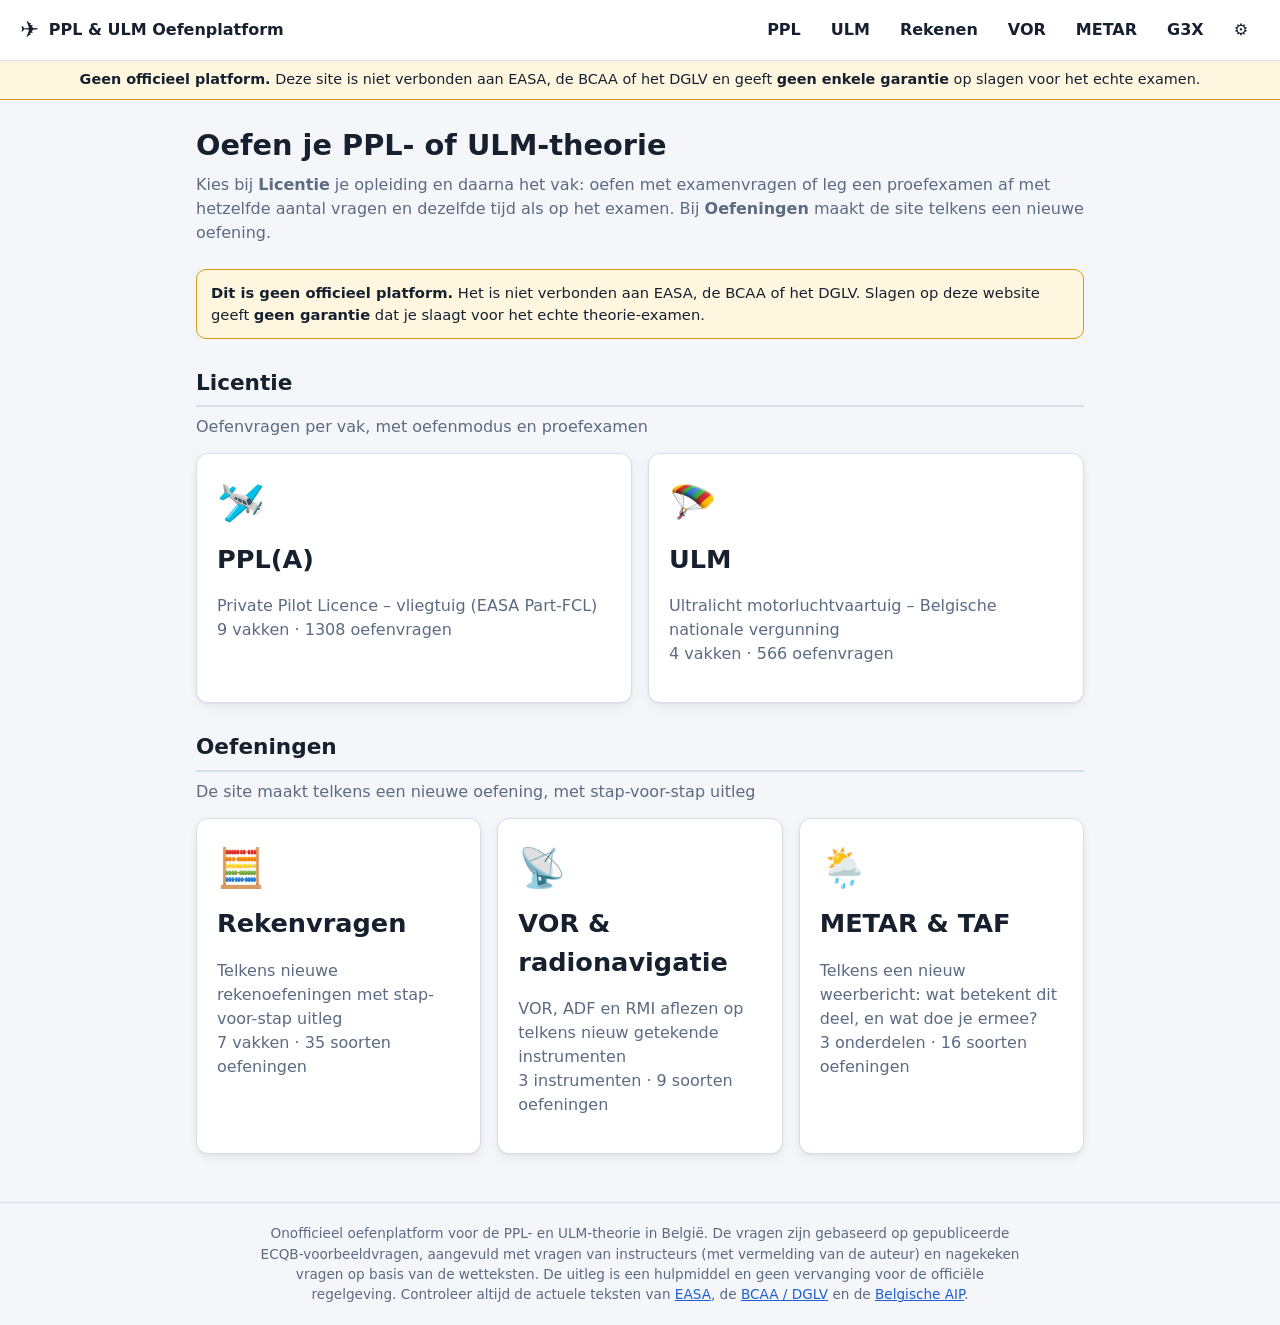
<file: index.html>
<!DOCTYPE html>
<html lang="nl">
<head>
  <meta charset="UTF-8">
  <meta name="viewport" content="width=device-width, initial-scale=1.0">
  <title>PPL & ULM Oefenplatform</title>
  <meta name="description" content="Oefen theorievragen voor de PPL- en ULM-opleiding in België. Geen officieel platform.">
  <link rel="icon" href="data:image/svg+xml,<svg xmlns='http://www.w3.org/2000/svg' viewBox='0 0 100 100'><text y='.9em' font-size='90'>✈️</text></svg>">
  <link rel="stylesheet" href="css/style.css">
</head>
<body>
  <header class="topbar">
    <a href="#/" class="brand"><span class="brand-icon">✈️</span><span>PPL &amp; ULM Oefenplatform</span></a>
    <nav class="topnav">
      <a href="#/ppl">PPL</a>
      <a href="#/ulm">ULM</a>
      <a href="#/rekenvragen">Rekenen</a>
      <a href="#/vor">VOR</a>
      <a href="#/metar">METAR</a>
      <a href="g3x/index.html" title="G3X Touch Trainer (simulator)">G3X</a>
      <a href="#/instellingen" title="Instellingen">⚙️</a>
    </nav>
  </header>

  <div class="disclaimer-bar" role="note">
    <strong>Geen officieel platform.</strong> Deze site is niet verbonden aan EASA, de BCAA of het DGLV en geeft
    <strong>geen enkele garantie</strong> op slagen voor het echte examen.
  </div>

  <main id="app" class="container" aria-live="polite"></main>

  <footer class="footer">
    <p>
      Onofficieel oefenplatform voor de PPL- en ULM-theorie in België. De vragen zijn gebaseerd op gepubliceerde
      ECQB-voorbeeldvragen, aangevuld met vragen van instructeurs (met vermelding van de auteur) en nagekeken vragen op basis van de wetteksten. De uitleg is een hulpmiddel en geen vervanging voor de officiële regelgeving.
      Controleer altijd de actuele teksten van
      <a href="https://www.easa.europa.eu/en/document-library/easy-access-rules" target="_blank" rel="noopener">EASA</a>,
      de <a href="https://mobilit.belgium.be/nl/luchtvaart" target="_blank" rel="noopener">BCAA / DGLV</a> en de
      <a href="https://ops.skeyes.be/services-aip" target="_blank" rel="noopener">Belgische AIP</a>.
    </p>
  </footer>

  <div id="lightbox" class="lightbox hidden" role="dialog" aria-modal="true">
    <img alt="Vergrote afbeelding">
  </div>

  <script src="js/config.js"></script>
  <script src="js/bank.js"></script>
  <script src="js/extra.js"></script>
  <script src="js/calc.js"></script>
  <script src="js/radionav.js"></script>
  <script src="js/metar.js"></script>
  <script src="js/glossary.js"></script>
  <script src="js/compasscalc.js"></script>
  <script src="js/app.js"></script>
</body>
</html>
</file>
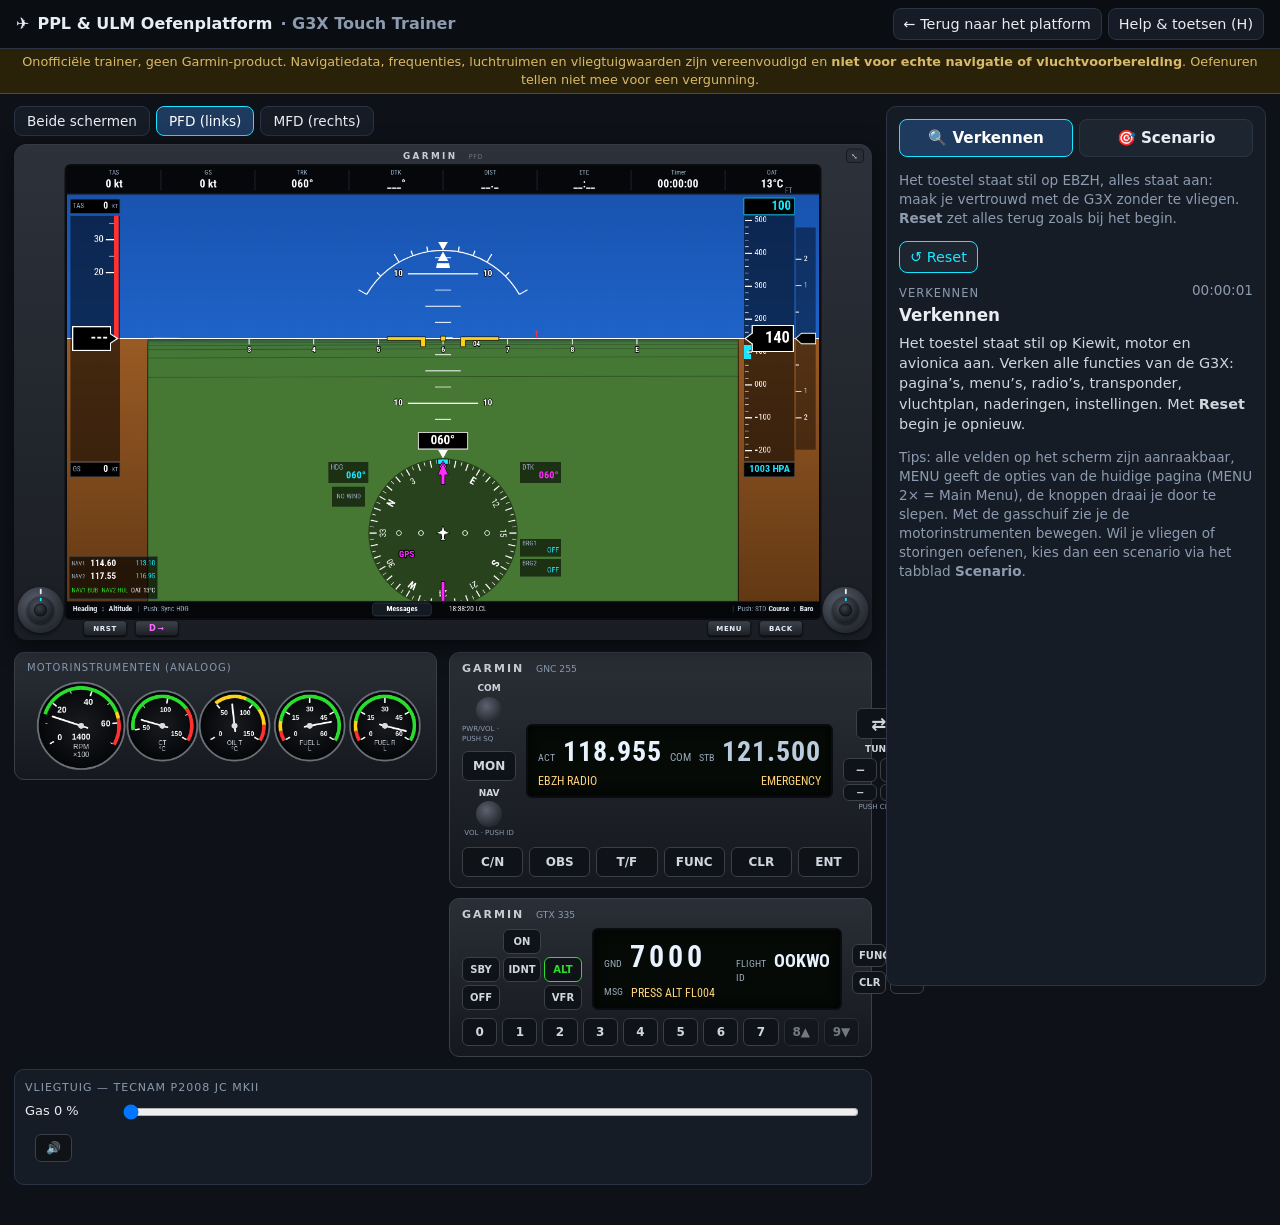
<file: g3x/index.html>
<!DOCTYPE html>
<html lang="nl">
<head>
  <meta charset="UTF-8">
  <meta name="viewport" content="width=device-width, initial-scale=1.0">
  <title>G3X Touch Trainer — Tecnam P2008 JC (EBZH)</title>
  <meta name="description" content="Oefensimulator in de stijl van de Garmin G3X Touch voor een Tecnam P2008 JC MkII vanaf Hasselt-Kiewit. Willekeurige scenario's, geen officieel product.">
  <link rel="icon" href="data:image/svg+xml,<svg xmlns='http://www.w3.org/2000/svg' viewBox='0 0 100 100'><text y='.9em' font-size='90'>🧭</text></svg>">
  <link rel="preconnect" href="https://fonts.googleapis.com">
  <link rel="stylesheet" href="https://fonts.googleapis.com/css2?family=Roboto+Condensed:wght@400;700&display=swap">
  <link rel="stylesheet" href="css/g3x.css">
</head>
<body>
  <header class="topbar">
    <a href="../index.html" class="brand"><span>✈️</span><span>PPL &amp; ULM Oefenplatform</span><span class="muted">· G3X Touch Trainer</span></a>
    <nav class="links">
      <a href="../index.html">← Terug naar het platform</a>
      <button id="btn-help" type="button">Help &amp; toetsen (H)</button>
    </nav>
  </header>
  <div class="disclaimer">Onofficiële trainer, geen Garmin-product. Navigatiedata, frequenties, luchtruimen en vliegtuigwaarden zijn vereenvoudigd en <strong>niet voor echte navigatie of vluchtvoorbereiding</strong>. Oefenuren tellen niet mee voor een vergunning.</div>

  <main class="layout">
    <section class="left">
      <div id="view-toggle" class="view-toggle" aria-label="Weergave"></div>
      <div id="g3x-wrap"></div>
      <div id="cockpit" aria-label="Cockpitinstrumenten, radio en transponder"></div>
      <div class="under">
        <div id="acpanel" aria-label="Vliegtuigbediening"></div>
      </div>
      <div id="statusline"></div>
    </section>

    <aside class="trainer" aria-label="Trainer">
      <div class="mode-tabs" role="tablist">
        <button id="mode-explore" type="button" role="tab">🔍 Verkennen</button>
        <button id="mode-scenario" type="button" role="tab">🎯 Scenario</button>
      </div>
      <div id="explore-pane" class="hidden">
        <p class="muted small">Het toestel staat stil op EBZH, alles staat aan: maak je vertrouwd met de G3X zonder te vliegen. <b>Reset</b> zet alles terug zoals bij het begin.</p>
        <div class="sc-controls">
          <select id="explore-start" aria-label="Startsituatie" class="hidden"></select>
          <button id="btn-explore-reset" class="primary" type="button" title="Alles terug naar de begintoestand">↺ Reset</button>
        </div>
      </div>
      <div id="scenario-pane">
        <div class="sc-controls">
          <select id="scenario-cats" aria-label="Categorie"></select>
          <button id="btn-random" class="primary" type="button">🎲 Willekeurig</button>
        </div>
        <div id="scenario-list" class="sc-list"></div>
        <div class="sc-controls">
          <button id="btn-restart" type="button" title="Zelfde scenario, zelfde gegevens, vanaf het begin">↺ Reset scenario</button>
          <button id="btn-new" type="button" title="Zelfde scenario met nieuwe willekeurige gegevens">🎲 Nieuwe gegevens</button>
        </div>
      </div>
      <div id="trainer-current"></div>
    </aside>
  </main>

  <div id="help" class="hidden" role="dialog" aria-modal="true">
    <div class="help-box">
      <h2>G3X Touch Trainer — help</h2>
      <p>Een oefensimulator in de stijl van de Garmin G3X Touch (twee schermen zoals in OO-KWO: PFD links, MFD met EIS-strook rechts) met een eenvoudig model van een <b>Tecnam P2008 JC MkII</b> (Rotax 912 S). Thuisbasis <b>EBZH Hasselt-Kiewit</b>. De schermen zijn, zoals op het echte toestel, Engelstalig. In <b>Verkennen</b> staat het toestel stil op de grond en leer je alle functies kennen (<b>Reset</b> zet alles terug naar de startsituatie; alleen eenheden, geluid, opgeslagen vluchtplannen en user waypoints blijven bewaard); in <b>Scenario</b> volg je stappen (<b>Reset scenario</b> = zelfde gegevens opnieuw, <b>Nieuwe gegevens</b> = nieuwe willekeurige waarden).</p>
      <h3>De schermen bedienen</h3>
      <ul>
        <li><b>Tikken</b> op velden: baro, hoogte (cyaan vak), <b>HSI</b> (CDI-bron GPS/VOR, heading bug, bearing pointers, OBS), CRS/DTK, wind, NAV-frequenties (linksonder op de PFD), CAS-meldingen (bevestigen), EIS-strook (motorpagina), kaart (features / cursor).</li>
        <li><b>Buiten de G3X</b>, zoals in OO-KWO: <b>GNC 255</b> (COM én NAV: C/N wisselt, TUNE-knop zet de standby, ⇄ wisselt, vasthouden = 121.500, MON, OBS/T/F voor de VOR), <b>GTX 335</b>-transponder (ON/SBY/ALT/OFF, cijfers, VFR, IDNT, Flight ID OOKWO), rode <b>LEFT/RIGHT</b>-brandstofkraan, flapschakelaar met lampjes 0 / T / L. RPM, CT, olietemperatuur en brandstof zijn analoge meters. De G3X toont als motorinformatie alleen oliedruk, brandstofdruk, volts en ampères, op de MFD.</li>
        <li><b>Twee schermen</b>, zoals in OO-KWO: links de PFD, rechts de MFD met de EIS-strook. Elk scherm heeft zijn eigen knoppen en harde toetsen <b>NRST</b>, <b>D→</b>, <b>MENU</b> en <b>BACK</b>. Met de knoppen boven de schermen (of ⤢ op een bezel) vergroot je één scherm; op een laptop is dat het handigst. <b>MENU twee keer</b> opent het Main Menu; <b>MENU</b> één keer geeft de opties van de huidige pagina. <b>BACK</b> sluit een venster of gaat een pagina terug. Onderaan elk scherm: knopfuncties, de knop <b>Messages</b> en de klok; SUSP/OBS verschijnen daar en op de HSI.</li>
        <li><b>Knoppen draaien</b>: sleep met de muis of je vinger rond de knop (buitenring of binnenknop); elke 18° is één stap. Scrollen met het muiswiel boven een knop kan ook; het middelpunt is de drukknop.</li>
        <li><b>Knopindeling</b> (de trainer volgt Garmins standaardconfiguratie; een installateur kan dit anders instellen): het label onderaan noemt eerst de <b>binnenknop</b>, dan de <b>buitenring</b>. <b>PFD-scherm</b>: linkerknop Heading (binnen) / Altitude (buiten), indrukken = heading bug sync; rechterknop Course (binnen) / Baro (buiten), indrukken = STD. <b>MFD-scherm</b>: linkerknop Select Page (binnen) / Zoom Map (buiten), indrukken = Main Menu; rechterknop Range (binnen) / Pan (buiten) op de kaart of Scroll/List in lijsten, indrukken = cursor of selecteren.</li>
        <li>Op de kaart: slepen = pannen, scrollwiel = bereik, tik op een symbool = info met Direct-To.</li>
      </ul>
      <h3>Waar vind ik wat? (knoppenpaden zoals op de G3X Touch)</h3>
      <table>
        <tr><td>QNH / baro</td><td>Tik op het <b>baro-veld</b> onder de hoogtetape → cijfers → Enter (of STD). Ook: buitenring van de <b>rechterknop op het PFD-scherm</b> (Baro) draaien; die knop indrukken = STD (1013 hPa).</td></tr>
        <tr><td>Heading bug</td><td>Binnenknop van de linkerknop op het PFD-scherm (Heading), of tik op de <b>HSI</b> → waarde → Enter / SYNC.</td></tr>
        <tr><td>Hoogte selecteren</td><td>Buitenring van de linkerknop op het PFD-scherm (Altitude), of tik op het <b>cyaan hoogtevak</b> boven de hoogtetape.</td></tr>
        <tr><td>COM afstemmen</td><td>GNC 255 (C/N op COM): TUNE-knop buiten = MHz, binnen = kHz (8,33-stappen) zet de standby; <b>⇄</b> wisselt actief en standby (1,5 s ingedrukt houden = 121.500); <b>MON</b> luistert de standby mee.</td></tr>
        <tr><td>NAV afstemmen</td><td>GNC 255: <b>C/N</b> naar NAV, TUNE → standby, ⇄ wisselt; <b>OBS</b> toont/zet de koers met de TUNE-knop, <b>T/F</b> toont TO/FROM. Ook via de NAV1-standbyfrequentie linksonder op de PFD.</td></tr>
        <tr><td>Transponder</td><td>GTX 335: cijfers 0–7 (vier cijfers = nieuwe code), modus ON/SBY/ALT/OFF (GND automatisch op de grond), <b>VFR</b> (7000), <b>IDNT</b>, CLR.</td></tr>
        <tr><td>Direct-To</td><td>Toets <b>D→</b> op de bezel → tabblad Waypoint (ID aantikken en typen), Flight Plan, Nearest Airports of Recent → <b>Activate</b>. “Course To” voor een inbound koers; “Stop Navigation” annuleert.</td></tr>
        <tr><td>Vluchtplan</td><td><b>Main Menu → Active Flight Plan</b> → + Waypoint. Tik op een rij: Activate Leg, Direct-To, Insert Before/After, Set Altitude (VNAV), Remove. <b>Menu</b>: Invert, Store, Delete, OBS.</td></tr>
        <tr><td>Nadering</td><td><b>Main Menu → Procedures</b> (of Tools) (of FPL → PROC) → vliegveld, nadering, transitie → Load / Load &amp; Activate. In de FPL-balk: Activate Approach, Vectors-to-Final, Missed, Remove.</td></tr>
        <tr><td>User waypoint</td><td><b>Op de kaart</b>: tik op een lege plek → de kaartpointer (cyaan kruis) staat daar en het menu <b>Map Cursor</b> opent → <b>Create User Waypoint at Pointer</b> → <b>Create</b>. Tik ergens anders om de pointer te verplaatsen; slepen verschuift de kaart; BACK of de knop indrukken sluit de pointer. (Knop indrukken zonder pointer zet hem eerst op het vliegtuig.) Tik je vlak bij een vliegveld of punt, dan krijg je de info van dat punt: zoom dan in. <b>Zonder kaart</b>: Main Menu → User Waypoints → Create User Waypoint: identifier, naam en positie (huidige positie, kaartpointer, breedte/lengte of radiaal/afstand vanaf een waypoint). Verwijderen: tik op het waypoint → Waypoint Information → Delete.</td></tr>
        <tr><td>Nearest</td><td>Toets <b>NRST</b> op de bezel → tabs Airports / VOR / NDB / VRP / User / Airspace → tik op een rij voor info, Direct-To en frequenties.</td></tr>
        <tr><td>Kaart</td><td>Rechterknop op het MFD-scherm: binnenknop = bereik (ook de buitenring Zoom Map van de linkerknop, of de knoppen − / + op de kaart); <b>Menu</b> op de kaart = Orientation, Declutter, Topo, Airspace…; slepen of knop indrukken = cursor (Direct-To, user waypoint, luchtruiminfo).</td></tr>
        <tr><td>CDI-bron, bearing pointers, wind, SVT, minimums</td><td>Tik op de <b>HSI</b> → HSI Options (CDI Source GPS / VOR1 / VOR2); ook via het bronlabel links boven de HSI, <b>BRG1/BRG2</b> en het <b>windvak</b>; <b>Menu</b> op een volledig PFD = PFD Options.</td></tr>
        <tr><td>Motor</td><td>EIS-strook op de MFD (oliedruk, brandstofdruk, volts, ampères); tik erop voor de motorpagina. Toerental, temperaturen en brandstof: analoge meters in het paneel.</td></tr>
        <tr><td>Timer, checklist, instellingen, berichten</td><td><b>Main Menu</b> → Timer / Checklists / Setup / Messages (ook VNAV, Weight &amp; Balance, Backlight Intensity). De knop <b>Messages</b> onderaan knippert bij een nieuw bericht.</td></tr>
        <tr><td>Scherm­indeling</td><td>Knoppen <b>Beide schermen / PFD / MFD</b> boven de schermen (of ⤢ op een bezel). <b>BACK</b> sluit een venster of gaat een pagina terug; <b>MENU 2×</b> opent het Main Menu.</td></tr>
        <tr><td>SUSP / OBS</td><td>Verschijnen op de HSI en in de onderste strook wanneer van toepassing (bij het MAP of in een hold; OBS via CRS-veld of FPL-menu).</td></tr>
      </table>
      <p class="muted">Let op: de exacte labels en knopposities kunnen per G3X-softwareversie en per installatie (configuratie door de installateur, één of twee schermen, met of zonder autopilot) verschillen.</p>
      <h3>Toetsen</h3>
      <table>
        <tr><td>↑ ↓ ← →</td><td>Pitch (↑ = neus omlaag, omkeerbaar in het paneel) en rol</td></tr>
        <tr><td>A / E</td><td>Richtingsroer / grondsturing (op QWERTY ook Q / E)</td></tr>
        <tr><td>PgUp / PgDn, Home / End</td><td>Gas meer/minder, vol/idle</td></tr>
        <tr><td>F / V</td><td>Flaps een stand neer / op</td></tr>
        <tr><td>B</td><td>Wielremmen (ingedrukt houden)</td></tr>
        <tr><td>J / L · K / I</td><td>PFD-linkerknop: Heading − / + (binnenknop) · Altitude − / + (buitenring)</td></tr>
        <tr><td>U / O</td><td>PFD-rechterknop binnenknop: Course − / +</td></tr>
        <tr><td>X / C · Enter · Esc</td><td>MFD-rechterknop binnenknop: bereik uit / in · indrukken · BACK</td></tr>
        <tr><td>N · D · M · M M</td><td>NRST · Direct-To · MENU (actieve scherm) · Main Menu (MENU twee keer; ook de toets ² / `)</td></tr>
        <tr><td>P · 1 2 4 · H</td><td>Pauze · simulatiesnelheid (bovenste rij zonder Shift, dus op AZERTY de toetsen &amp; é ', of het numerieke blok) · deze help</td></tr>
      </table>
      <p>De toetsen zijn gekozen op hun plaats op het klavier, zodat ze op een Belgisch AZERTY-klavier en op QWERTY dezelfde letter dragen (alleen A/Q, Z/W en M verschillen tussen beide; die zijn daarom vermeden of dubbel toegewezen). Een gamepad/joystick werkt ook (assen 0/1 rol/pitch, as 3 gas; knop 0 rem, 1/2 flaps). Op een tablet gebruik je de virtuele stuurknuppel in het paneel.</p>
      <h3>Wat is vereenvoudigd</h3>
      <ul>
        <li>Navigatiedatabase: beperkte set vliegvelden, VOR/NDB, VFR-punten, luchtruimen en naderingen in België en de grensstreek, deels fictief gemarkeerd. Frequenties en coördinaten zijn bij benadering. Geen magnetische variatie.</li>
        <li>Vluchtmodel en motorgrenzen zijn indicatief; gebruik altijd de POH van het toestel.</li>
        <li>Geen weerdatalink, verkeer (ADS-B) alleen gesimuleerd in scenario's, geen kaartabonnementen.</li>
      </ul>
      <p><button id="help-close" class="sb" type="button">Sluiten</button></p>
    </div>
  </div>

  <script src="js/util.js"></script>
  <script src="js/navdata.js"></script>
  <script src="js/sim.js"></script>
  <script src="js/avionics.js"></script>
  <script src="js/audio.js"></script>
  <script src="js/display.js"></script>
  <script src="js/pfd.js"></script>
  <script src="js/eis.js"></script>
  <script src="js/mfd.js"></script>
  <script src="js/bars.js"></script>
  <script src="js/cockpit.js"></script>
  <script src="js/icons.js"></script>
  <script src="js/ui.js"></script>
  <script src="js/scenarios.js"></script>
  <script src="js/main.js"></script>
</body>
</html>
</file>
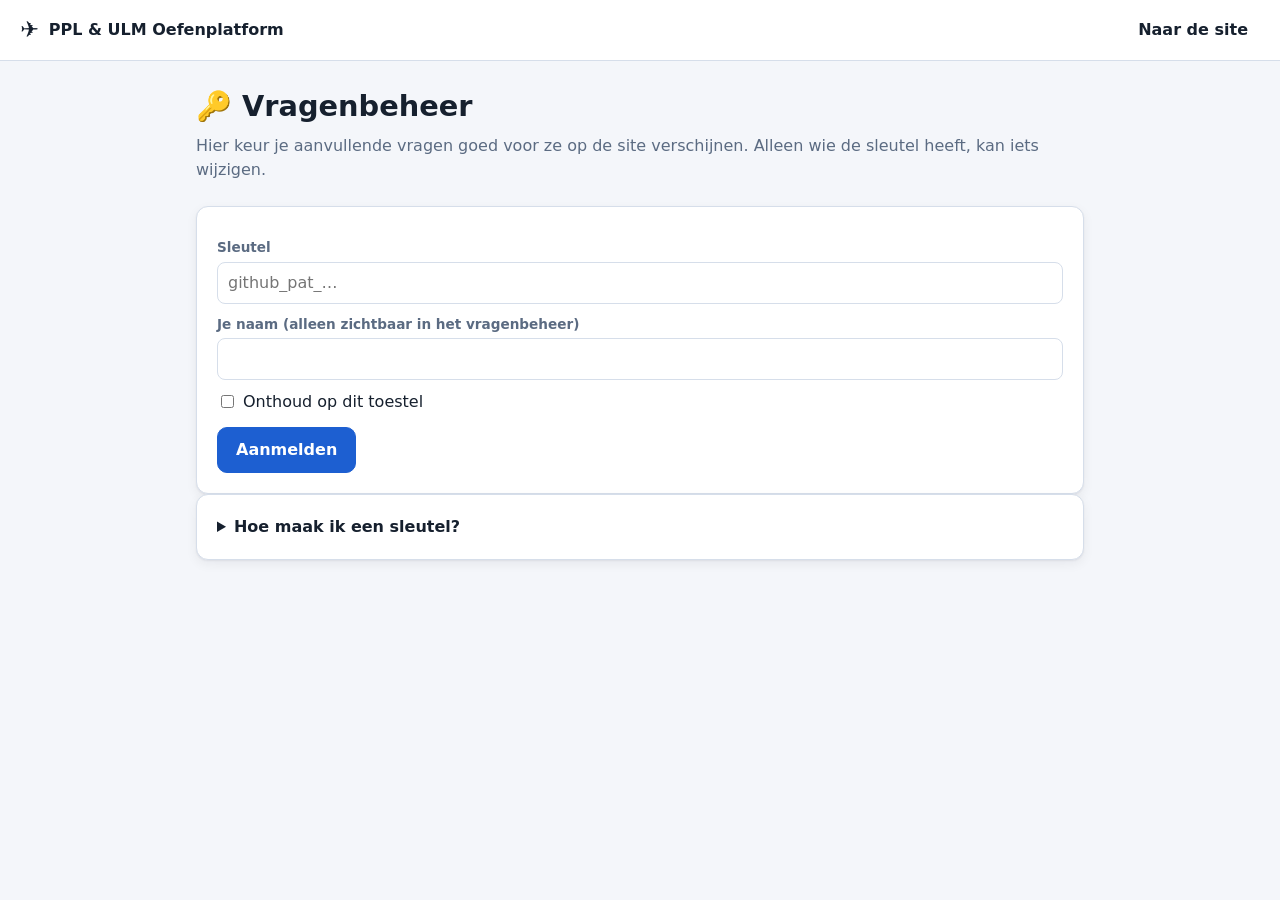
<file: beheer.html>
<!DOCTYPE html>
<html lang="nl">
<head>
  <meta charset="UTF-8">
  <meta name="viewport" content="width=device-width, initial-scale=1.0">
  <meta name="robots" content="noindex, nofollow">
  <title>Vragenbeheer – PPL & ULM Oefenplatform</title>
  <link rel="icon" href="data:image/svg+xml,<svg xmlns='http://www.w3.org/2000/svg' viewBox='0 0 100 100'><text y='.9em' font-size='90'>🔑</text></svg>">
  <link rel="stylesheet" href="css/style.css">
  <style>
    .field { display: block; margin: 10px 0; }
    .field > span { display: block; font-size: .85rem; font-weight: 600; color: var(--muted); margin-bottom: 4px; }
    .field input[type=text], .field input[type=password], .field textarea, .field select {
      width: 100%; font: inherit; padding: 8px 10px; border-radius: 8px; border: 1px solid var(--border);
      background: var(--surface); color: var(--text);
    }
    .field textarea { min-height: 70px; resize: vertical; }
    .field textarea.long { min-height: 180px; }
    .opt { display: flex; gap: 8px; align-items: center; margin: 6px 0; }
    .opt input[type=text] { flex: 1; font: inherit; padding: 7px 10px; border-radius: 8px; border: 1px solid var(--border); background: var(--surface); color: var(--text); }
    .opt label { font-size: .8rem; color: var(--muted); white-space: nowrap; }
    .opt.is-correct input[type=text] { border-color: var(--ok-border); background: var(--ok-bg); color: var(--ok-text); }
    .tabs { display: flex; flex-wrap: wrap; gap: 8px; margin: 16px 0; }
    .tabs .btn.active { background: var(--primary); border-color: var(--primary); color: var(--primary-ink); }
    .qcard { margin-bottom: 16px; }
    .qhead { display: flex; justify-content: space-between; gap: 8px; align-items: center; flex-wrap: wrap; }
    .status-pending { background: var(--warn-bg); color: var(--text); }
    .status-approved { background: var(--ok-bg); color: var(--ok-text); }
    .status-rejected { background: var(--bad-bg); color: var(--bad-text); }
    .law { background: var(--surface-2); border-radius: 8px; padding: 10px 12px; white-space: pre-line; font-size: .9rem; max-height: 320px; overflow: auto; }
    .law mark { background: var(--warn-bg); color: inherit; outline: 1px solid var(--warn-border); }
    .savebar { position: sticky; bottom: 0; background: var(--surface); border-top: 1px solid var(--border); padding: 12px 16px;
      display: flex; justify-content: space-between; align-items: center; gap: 12px; flex-wrap: wrap; z-index: 5; }
    .savebar[hidden] { display: none; }
    .msg { padding: 10px 12px; border-radius: 8px; margin: 10px 0; }
    .msg.ok { background: var(--ok-bg); color: var(--ok-text); }
    .msg.bad { background: var(--bad-bg); color: var(--bad-text); }
    .inline { display: inline-flex; gap: 6px; align-items: center; margin-right: 14px; }
    .grid2 { display: grid; grid-template-columns: 1fr 1fr; gap: 0 12px; }
    @media (max-width: 600px) { .grid2 { grid-template-columns: 1fr; } }
  </style>
</head>
<body>
  <header class="topbar">
    <a href="./" class="brand"><span class="brand-icon">✈️</span><span>PPL &amp; ULM Oefenplatform</span></a>
    <nav class="topnav"><a href="./">Naar de site</a><a href="#" id="logout" hidden>Afmelden</a></nav>
  </header>
  <main id="app" class="container"></main>
  <div id="savebar" class="savebar" hidden></div>

  <script src="js/config.js"></script>
  <script>
  (function () {
    'use strict';
    const REPO = 'Svekke1986/PPL-ULM', BRANCH = 'main', FILE = 'js/extra.js';
    const API = `https://api.github.com/repos/${REPO}/contents/${FILE}`;
    // Wetteksten waarnaar een vraag kan verwijzen (veld "doc"; zonder doc = KB ULM).
    const DOCS = {
      kb: { url: 'sources/ulm/kb-2024-12-20-ulm.json', list: d => d.artikelen, key: a => String(a.artikel), label: a => `art. ${a.artikel} (${a.hoofdstuk || ''})` },
      sera: { url: 'sources/easa/sera.json', list: d => d.bepalingen, key: a => a.id, label: a => `${a.id} ${a.titel || ''} (SERA, geconsolideerd)` },
      sera2012: { url: 'sources/eu/sera-923-2012-oorspronkelijk.json', list: d => d.bepalingen, key: a => a.id, label: a => `${a.id} ${a.titel || ''} (SERA, oorspronkelijke tekst 2012)` }
    };
    // Andere EASA/EU-teksten: zelfde opbouw (bepalingen met id, titel, tekst).
    const easa = (url, naam) => ({ url, list: d => d.bepalingen, key: a => a.id, label: a => `${a.id} ${a.titel || ''} (${naam})` });
    Object.assign(DOCS, {
      aircrew: easa('sources/easa/aircrew.json', 'Aircrew: Part-FCL / Part-MED'),
      airops: easa('sources/easa/airops.json', 'Air Operations: Part-NCO'),
      ml: easa('sources/easa/cont-airworthiness.json', 'Continuing Airworthiness: Part-ML'),
      part21: easa('sources/easa/part21.json', 'Part 21'),
      occ: easa('sources/easa/occurrence-reporting.json', 'Verordening 376/2014'),
      atmans: easa('sources/easa/atm-ans.json', 'ATM/ANS: Part-MET'),
      acc996: easa('sources/eu/ongevalsonderzoek-996-2010-oorspronkelijk.json', 'Verordening 996/2010'),
      adr: easa('sources/easa/aerodromes.json', 'Aerodromes: ADR / CS-ADR-DSN'),
      br: easa('sources/easa/basic-regulation.json', 'Basisverordening 2018/1139'),
      aipgen: { url: 'sources/aip/gen.json', list: d => d.subsecties, key: a => a.id, label: a => `${a.id} ${a.titel || ''} (AIP België)` },
      aipenr: { url: 'sources/aip/enr.json', list: d => d.subsecties, key: a => a.id, label: a => `${a.id} ${a.titel || ''} (AIP België)` }
    });
    const SUBJECTS = window.SUBJECTS;
    const app = document.getElementById('app'), bar = document.getElementById('savebar');
    const esc = s => String(s ?? '').replace(/[&<>"']/g, c => ({ '&': '&amp;', '<': '&lt;', '>': '&gt;', '"': '&quot;', "'": '&#39;' }[c]));
    const STATUS = { pending: 'Te beoordelen', approved: 'Goedgekeurd', rejected: 'Afgekeurd' };

    // Opslag van de sleutel: alleen op dit toestel (localStorage als "onthouden", anders alleen voor dit tabblad).
    const keyStore = {
      get() { try { return JSON.parse(localStorage.getItem('pplulm.beheer') || sessionStorage.getItem('pplulm.beheer') || 'null'); } catch (e) { return null; } },
      set(v, remember) { try { (remember ? localStorage : sessionStorage).setItem('pplulm.beheer', JSON.stringify(v)); } catch (e) { /* geen opslag */ } },
      clear() { try { localStorage.removeItem('pplulm.beheer'); sessionStorage.removeItem('pplulm.beheer'); } catch (e) { /* */ } }
    };

    let auth = null, sha = null, list = [], original = '', docs = {}, tab = 'pending', basis = '', message = null;

    // ---------- GitHub ----------
    const b64decode = b64 => new TextDecoder().decode(Uint8Array.from(atob(b64.replace(/\s/g, '')), c => c.charCodeAt(0)));
    async function gh(method, body) {
      const res = await fetch(API + (method === 'GET' ? `?ref=${BRANCH}&t=${Date.now()}` : ''), {
        method,
        headers: { Authorization: `Bearer ${auth.token}`, Accept: 'application/vnd.github+json', ...(body ? { 'Content-Type': 'application/json' } : {}) },
        body: body ? JSON.stringify(body) : undefined,
        cache: 'no-store'
      });
      const data = await res.json().catch(() => ({}));
      if (!res.ok) { const err = new Error(data.message || res.statusText); err.status = res.status; throw err; }
      return data;
    }
    const parse = text => JSON.parse(text.slice(text.indexOf('=') + 1, text.lastIndexOf(';')));
    const serialize = arr => "// Aanvullende vragen – beheerd via beheer.html. Alleen vragen met status 'approved' verschijnen op de site.\n" +
      'window.EXTRA_QUESTIONS = [\n' + arr.map(q => JSON.stringify(q)).join(',\n') + '\n];\n'; // één vraag per regel: klein en leesbare wijzigingen

    // Bestanden groter dan 1 MB: de GitHub-API geeft dan geen inhoud mee (encoding "none"); haal de ruwe tekst apart op.
    async function getRaw() {
      const res = await fetch(`${API}?ref=${BRANCH}&t=${Date.now()}`, {
        headers: { Authorization: `Bearer ${auth.token}`, Accept: 'application/vnd.github.raw+json' }, cache: 'no-store'
      });
      if (!res.ok) { const err = new Error(res.statusText); err.status = res.status; throw err; }
      return res.text();
    }

    async function load() {
      const data = await gh('GET');
      sha = data.sha;
      const text = data.content && data.encoding === 'base64' ? b64decode(data.content) : await getRaw();
      list = parse(text);
      original = JSON.stringify(list);
    }
    // Opslaan via de Git Data API (blob → tree → commit → ref): werkt ook voor bestanden groter dan 1 MB.
    async function git(method, path, body) {
      const res = await fetch(`https://api.github.com/repos/${REPO}/git/${path}`, {
        method, cache: 'no-store',
        headers: { Authorization: `Bearer ${auth.token}`, Accept: 'application/vnd.github+json', ...(body ? { 'Content-Type': 'application/json' } : {}) },
        body: body ? JSON.stringify(body) : undefined
      });
      const data = await res.json().catch(() => ({}));
      if (!res.ok) { const err = new Error(data.message || res.statusText); err.status = res.status; throw err; }
      return data;
    }
    async function save() {
      const n = changedCount();
      const current = await gh('GET');  // is het bestand intussen elders gewijzigd?
      if (current.sha !== sha) { const err = new Error('conflict'); err.status = 409; throw err; }
      const ref = await git('GET', `ref/heads/${BRANCH}`);
      const parent = await git('GET', `commits/${ref.object.sha}`);
      const blob = await git('POST', 'blobs', { content: serialize(list), encoding: 'utf-8' });
      const tree = await git('POST', 'trees', { base_tree: parent.tree.sha, tree: [{ path: FILE, mode: '100644', type: 'blob', sha: blob.sha }] });
      const commit = await git('POST', 'commits', { message: `Vragenbeheer: ${n} vraag/vragen bijgewerkt door ${auth.name}`, tree: tree.sha, parents: [ref.object.sha] });
      await git('PATCH', `refs/heads/${BRANCH}`, { sha: commit.sha });  // geen force: mislukt als main intussen verschoven is
      sha = blob.sha;
      original = JSON.stringify(list);
    }
    const changedCount = () => {
      const before = Object.fromEntries(JSON.parse(original || '[]').map(q => [q.id, JSON.stringify(q)]));
      return list.filter(q => before[q.id] !== JSON.stringify(q)).length;
    };

    // ---------- Weergave ----------
    function viewLogin(error) {
      bar.hidden = true;
      document.getElementById('logout').hidden = true;
      app.innerHTML = `<h1>🔑 Vragenbeheer</h1>
        <p class="lead">Hier keur je aanvullende vragen goed voor ze op de site verschijnen. Alleen wie de sleutel heeft, kan iets wijzigen.</p>
        ${error ? `<div class="msg bad">${esc(error)}</div>` : ''}
        <form class="card" id="login">
          <label class="field"><span>Sleutel</span><input type="password" id="token" autocomplete="off" required placeholder="github_pat_…"></label>
          <label class="field"><span>Je naam (alleen zichtbaar in het vragenbeheer)</span><input type="text" id="name" required></label>
          <label class="inline"><input type="checkbox" id="remember"> Onthoud op dit toestel</label>
          <div class="btn-row" style="margin-top:12px"><button class="btn btn-primary" type="submit">Aanmelden</button></div>
        </form>
        <details class="card"><summary><strong>Hoe maak ik een sleutel?</strong></summary>
          <p>De sleutel is een persoonlijk toegangstoken van GitHub dat alleen het bestand met de vragen in deze repository mag wijzigen.</p>
          <ol>
            <li>Ga op GitHub naar <a href="https://github.com/settings/personal-access-tokens/new" target="_blank" rel="noopener">Settings › Developer settings › Fine-grained tokens › Generate new token</a>.</li>
            <li>Kies een naam (bv. “vragenbeheer”) en een vervaldatum.</li>
            <li>Bij <em>Repository access</em>: <strong>Only select repositories</strong> → <code>${REPO}</code>.</li>
            <li>Bij <em>Permissions › Repository permissions</em>: <strong>Contents: Read and write</strong>. Verder niets.</li>
            <li>Klik op <em>Generate token</em> en plak het hier. Deel het met niemand.</li>
          </ol>
          <p class="small muted">De sleutel wordt alleen in deze browser bewaard en enkel naar GitHub gestuurd.</p>
        </details>`;
      const saved = keyStore.get();
      if (saved) { document.getElementById('name').value = saved.name || ''; }
      document.getElementById('login').onsubmit = async e => {
        e.preventDefault();
        auth = { token: document.getElementById('token').value.trim(), name: document.getElementById('name').value.trim() };
        const remember = document.getElementById('remember').checked;
        try {
          await start();
          keyStore.set(auth, remember);
        } catch (err) { auth = null; viewLogin(loginError(err)); }
      };
    }
    const loginError = err => err.status === 401 ? 'Deze sleutel is ongeldig of verlopen.'
      : err.status === 404 || err.status === 403 ? 'Deze sleutel heeft geen toegang tot de vragen van deze site.'
      : 'Aanmelden mislukt: ' + err.message;

    // ---------- bezoekers (GoatCounter) ----------
    let visits = null; // null = nog niet geladen; { error } of { total, week, month }
    async function loadVisits() {
      const code = window.ANALYTICS && window.ANALYTICS.goatcounter;
      if (!code) { visits = { error: 'off' }; return; }
      const day = n => new Date(Date.now() - n * 864e5).toISOString().slice(0, 10);
      const get = q => fetch(`https://${code}.goatcounter.com/counter/TOTAL.json${q}`).then(r => r.ok ? r.json() : Promise.reject(r.status));
      try {
        const [total, month, week] = await Promise.all([get(''), get(`?start=${day(30)}`), get(`?start=${day(7)}`)]);
        visits = { code, total: total.count, month: month.count, week: week.count };
      } catch (e) { visits = { code, error: 'api' }; }
    }
    function visitsHtml() {
      if (!visits) return '<div class="card"><strong>📊 Bezoekers</strong> <span class="muted">laden…</span></div>';
      if (visits.error === 'off') return '<div class="card"><strong>📊 Bezoekers</strong><p class="muted small">De bezoekersteller staat nog niet aan (js/config.js → ANALYTICS.goatcounter).</p></div>';
      const link = `<a href="https://${esc(visits.code)}.goatcounter.com" target="_blank" rel="noopener">Volledig overzicht op GoatCounter</a>`;
      if (visits.error) return `<div class="card"><strong>📊 Bezoekers</strong><p class="muted small">Cijfers niet beschikbaar. Zet in GoatCounter bij <em>Settings</em> de optie <em>“Allow adding visitor counts on your website”</em> aan. ${link}</p></div>`;
      return `<div class="card"><strong>📊 Bezoekers</strong> <span class="muted small">(bezoeken)</span>
        <div class="grid2" style="grid-template-columns:repeat(3,1fr);margin-top:8px">
          <div><div class="muted small">Laatste 7 dagen</div><strong>${esc(visits.week)}</strong></div>
          <div><div class="muted small">Laatste 30 dagen</div><strong>${esc(visits.month)}</strong></div>
          <div><div class="muted small">Totaal</div><strong>${esc(visits.total)}</strong></div>
        </div><p class="small" style="margin:8px 0 0">${link}</p></div>`;
    }

    async function start() {
      app.innerHTML = '<p class="muted">Vragen laden…</p>';
      await load();
      const needed = [...new Set(list.filter(q => q.art).map(q => q.doc || 'kb'))].filter(k => DOCS[k] && !(k in docs));
      await Promise.all(needed.map(async k => { docs[k] = await fetch(DOCS[k].url).then(r => r.ok ? r.json() : null).catch(() => null); }));
      document.getElementById('logout').hidden = false;
      render();
      loadVisits().then(() => { const el = document.getElementById('visits'); if (el) el.innerHTML = visitsHtml(); });
    }

    function lawHtml(q) {
      const D = DOCS[q.doc || 'kb'], data = docs[q.doc || 'kb'];
      if (!D || !data || !q.art) return '';
      // Een id kan dubbel voorkomen (bv. "Appendix 1" in SERA): neem dan de bepaling die het citaat bevat.
      const hits = D.list(data).filter(x => D.key(x) === String(q.art));
      const a = hits.find(x => q.citaat && x.tekst.includes(q.citaat)) || hits[0];
      if (!a) return '';
      let text = esc(a.tekst);
      if (q.citaat && a.tekst.includes(q.citaat)) text = text.replace(esc(q.citaat), `<mark>${esc(q.citaat)}</mark>`);
      return `<details><summary>📜 Wettekst: ${esc(D.label(a))}</summary><div class="law">${text}</div></details>`;
    }

    function cardHtml(q) {
      const subjects = Object.entries(SUBJECTS).map(([k, s]) => `<option value="${k}" ${q.subject === k ? 'selected' : ''}>${s.code} · ${esc(s.name)}</option>`).join('');
      const opts = q.o.map((t, i) => `<div class="opt ${q.c === i ? 'is-correct' : ''}">
          <input type="text" data-f="o" data-i="${i}" value="${esc(t)}" aria-label="Antwoord ${i + 1}">
          <label><input type="radio" name="c-${esc(q.id)}" data-f="c" value="${i}" ${q.c === i ? 'checked' : ''}> juist</label></div>`).join('');
      const actions = q.status === 'pending'
        ? `<button class="btn btn-primary btn-small" data-act="approved">✅ Goedkeuren</button><button class="btn btn-small" data-act="rejected">❌ Afkeuren</button>`
        : `<button class="btn btn-small" data-act="pending">↩ Terug naar te beoordelen</button>`;
      return `<div class="card qcard" data-id="${esc(q.id)}">
        <div class="qhead"><strong>${esc(q.id)}</strong>
          <span class="badge status-${q.status}">${STATUS[q.status]}${q.nagekeken ? ' · ' + esc(q.nagekeken) : ''}</span></div>
        <label class="field"><span>Vraag</span><textarea data-f="q">${esc(q.q)}</textarea></label>
        <div class="field"><span>Antwoorden (duid het juiste aan; op de site worden ze geschud)</span>${opts}</div>
        <label class="field"><span>Uitleg (**vet**, nieuwe regel = nieuwe alinea)</span><textarea class="long" data-f="e">${esc(q.e)}</textarea></label>
        <div class="grid2">
          <label class="field"><span>Bron (verwijzing)</span><input type="text" data-f="ref" value="${esc(q.ref)}"></label>
          <label class="field"><span>Vak</span><select data-f="subject">${subjects}</select></label>
          <label class="field"><span>ECQB-leerdoel (code, bv. 10.5.1.2.3)</span><input type="text" data-f="lo" value="${esc(/^\d/.test(q.lo || '') ? q.lo : '')}"></label>
          <label class="field"><span>Leerdoel (tekst)</span><input type="text" data-f="loText" value="${esc(q.loText || '')}"></label>
        </div>
        <div class="field"><span>Zichtbaar voor</span>
          ${['PPL', 'ULM'].map(l => `<label class="inline"><input type="checkbox" data-f="lic" value="${l}" ${q.lic.includes(l) ? 'checked' : ''}> ${l}</label>`).join('')}</div>
        ${lawHtml(q)}
        <div class="btn-row" style="margin-top:12px">${actions}</div>
      </div>`;
    }

    function render() {
      const counts = Object.fromEntries(Object.keys(STATUS).map(s => [s, list.filter(q => q.status === s).length]));
      const bases = [...new Set(list.map(q => q.basis || 'eigen vraag'))].sort();
      const shown = list.filter(q => q.status === tab && (!basis || (q.basis || 'eigen vraag') === basis));
      app.innerHTML = `<h1>🔑 Vragenbeheer</h1>
        <p class="muted">Aangemeld als <strong>${esc(auth.name)}</strong>. Goedgekeurde vragen verschijnen na het opslaan binnen een paar minuten op de site, als “aanvullende vraag”.</p>
        <div id="visits">${visitsHtml()}</div>
        ${message ? `<div class="msg ${message.ok ? 'ok' : 'bad'}">${esc(message.text)}</div>` : ''}
        <div class="tabs">${Object.entries(STATUS).map(([s, label]) =>
          `<button class="btn btn-small ${tab === s ? 'active' : ''}" data-tab="${s}">${label} (${counts[s]})</button>`).join('')}
          <button class="btn btn-small" id="new">＋ Nieuwe vraag</button>
          <select id="basis" aria-label="Bron"><option value="">Alle bronnen</option>${bases.map(b =>
            `<option ${b === basis ? 'selected' : ''}>${esc(b)}</option>`).join('')}</select></div>
        ${basis ? `<p class="muted small">${shown.length} vragen met bron ${esc(basis)} in deze lijst.</p>` : ''}
        ${shown.length ? shown.map(cardHtml).join('') : '<p class="muted">Geen vragen in deze lijst.</p>'}`;
      renderBar();
    }

    function renderBar() {
      const n = changedCount();
      bar.hidden = n === 0;
      bar.innerHTML = `<span>${n} vraag/vragen gewijzigd, nog niet opgeslagen.</span>
        <span class="btn-row"><button class="btn btn-small" id="undo">Ongedaan maken</button>
        <button class="btn btn-accent btn-small" id="save">Opslaan en publiceren</button></span>`;
    }

    function validate(q) {
      if (!q.q.trim()) return 'de vraag is leeg';
      if (q.o.length !== 4 || q.o.some(o => !o.trim())) return 'niet alle vier de antwoorden zijn ingevuld';
      if (new Set(q.o.map(o => o.trim().toLowerCase())).size !== 4) return 'twee antwoorden zijn gelijk';
      if (!(q.c >= 0 && q.c < 4)) return 'er is geen juist antwoord aangeduid';
      if (!q.e.trim()) return 'de uitleg is leeg';
      if (!q.lic.length) return 'kies minstens PPL of ULM';
      return null;
    }

    // ---------- Gebeurtenissen ----------
    const byId = id => list.find(q => q.id === id);
    app.addEventListener('change', e => { if (e.target.id === 'basis') { basis = e.target.value; message = null; render(); } });
    app.addEventListener('input', e => {
      const card = e.target.closest('.qcard'); if (!card) return;
      const q = byId(card.dataset.id), f = e.target.dataset.f;
      if (f === 'o') q.o[Number(e.target.dataset.i)] = e.target.value;
      else if (f === 'c') { q.c = Number(e.target.value); card.querySelectorAll('.opt').forEach((el, i) => el.classList.toggle('is-correct', i === q.c)); }
      else if (f === 'lic') q.lic = [...card.querySelectorAll('[data-f=lic]:checked')].map(x => x.value);
      else if (f) q[f] = e.target.value;
      renderBar();
    });
    app.addEventListener('click', e => {
      const t = e.target.closest('button'); if (!t) return;
      if (t.dataset.tab) { tab = t.dataset.tab; message = null; render(); return; }
      if (t.id === 'new') {
        const n = list.reduce((m, q) => Math.max(m, Number((q.id.match(/^X-(\d+)$/) || [])[1] || 0)), 0) + 1;
        list.push({ id: 'X-' + String(n).padStart(3, '0'), status: 'pending', subject: 'air_law', lic: ['PPL', 'ULM'], lo: 'EXTRA',
          basis: 'eigen vraag', q: '', o: ['', '', '', ''], c: 0, e: '', src: 'syl', ref: '', opgesteld: auth.name });
        tab = 'pending'; message = null; render();
        app.querySelector('.qcard:last-of-type textarea')?.focus();
        return;
      }
      const card = t.closest('.qcard');
      if (card && t.dataset.act) {
        const q = byId(card.dataset.id);
        if (t.dataset.act === 'approved') {
          const err = validate(q);
          if (err) { message = { ok: false, text: `${q.id} kan niet goedgekeurd worden: ${err}.` }; render(); return; }
          q.nagekeken = auth.name;
        }
        if (t.dataset.act === 'pending') delete q.nagekeken;
        q.status = t.dataset.act;
        q.bijgewerkt = new Date().toISOString().slice(0, 10);
        message = { ok: true, text: `${q.id}: ${STATUS[q.status].toLowerCase()}. Vergeet niet op te slaan.` };
        render();
      }
    });
    bar.addEventListener('click', async e => {
      const t = e.target.closest('button'); if (!t) return;
      if (t.id === 'undo') { list = JSON.parse(original); message = null; render(); return; }
      if (t.id === 'save') {
        t.disabled = true; t.textContent = 'Opslaan…';
        try { await save(); message = { ok: true, text: 'Opgeslagen. De site wordt binnen een paar minuten bijgewerkt.' }; }
        catch (err) {
          message = { ok: false, text: err.status === 409 || err.status === 422
            ? 'Het bestand is intussen elders gewijzigd. Herlaad de pagina en doe je wijzigingen opnieuw.'
            : 'Opslaan mislukt: ' + err.message };
        }
        render();
      }
    });
    window.addEventListener('beforeunload', e => { if (auth && changedCount()) { e.preventDefault(); e.returnValue = ''; } });
    document.getElementById('logout').onclick = e => { e.preventDefault(); keyStore.clear(); auth = null; viewLogin(); };

    const saved = keyStore.get();
    if (saved && saved.token) { auth = saved; start().catch(err => { keyStore.clear(); auth = null; viewLogin(loginError(err)); }); }
    else viewLogin();
  })();
  </script>
</body>
</html>
</file>
<file: css/style.css>
:root {
  --bg: #f4f6fa;
  --surface: #ffffff;
  --surface-2: #eef2f8;
  --text: #16202e;
  --muted: #5b6b82;
  --border: #d6deea;
  --primary: #1d5fd1;
  --primary-ink: #ffffff;
  --accent: #c47a00;
  --ok-bg: #e6f6ec;
  --ok-border: #2e9d57;
  --ok-text: #14532d;
  --bad-bg: #fdecec;
  --bad-border: #d64545;
  --bad-text: #7f1d1d;
  --warn-bg: #fff6e0;
  --warn-border: #d39b17;
  --radius: 12px;
  --shadow: 0 1px 2px rgba(16, 24, 40, .06), 0 4px 12px rgba(16, 24, 40, .06);
}

@media (prefers-color-scheme: dark) {
  :root {
    --bg: #0f1520;
    --surface: #172030;
    --surface-2: #1e2a3d;
    --text: #e6ecf5;
    --muted: #93a3bb;
    --border: #2b3a52;
    --primary: #4b8bff;
    --accent: #f0a73a;
    --ok-bg: #12301f;
    --ok-border: #3fbf6f;
    --ok-text: #b8f0cb;
    --bad-bg: #3a1717;
    --bad-border: #ef6464;
    --bad-text: #ffd0d0;
    --warn-bg: #3a2d10;
    --warn-border: #e0a92a;
    --shadow: none;
  }
}

* { box-sizing: border-box; }
html, body { margin: 0; }
body {
  font-family: system-ui, -apple-system, "Segoe UI", Roboto, "Helvetica Neue", Arial, sans-serif;
  background: var(--bg);
  color: var(--text);
  line-height: 1.5;
  min-height: 100vh;
  display: flex;
  flex-direction: column;
}
a { color: var(--primary); }
.hidden { display: none !important; }

.container { width: 100%; max-width: 920px; margin: 0 auto; padding: 24px 16px 48px; flex: 1; }

/* Header */
.topbar {
  display: flex; align-items: center; justify-content: space-between; gap: 12px;
  padding: 12px 20px; background: var(--surface); border-bottom: 1px solid var(--border);
}
.brand { display: flex; align-items: center; gap: 10px; font-weight: 700; color: var(--text); text-decoration: none; }
.brand-icon { font-size: 1.4rem; }
.topnav { display: flex; gap: 6px; }
.topnav a { padding: 6px 12px; border-radius: 8px; text-decoration: none; color: var(--text); font-weight: 600; }
.topnav a:hover, .topnav a.active { background: var(--surface-2); }

.disclaimer-bar {
  background: var(--warn-bg); border-bottom: 1px solid var(--warn-border);
  padding: 8px 16px; text-align: center; font-size: .9rem;
}

.footer { padding: 20px 16px; text-align: center; color: var(--muted); font-size: .85rem; border-top: 1px solid var(--border); }
.footer p { max-width: 760px; margin: 0 auto; }

/* Generic */
h1 { font-size: 1.8rem; margin: 0 0 6px; }
h2 { font-size: 1.3rem; margin: 0 0 12px; }
.lead { color: var(--muted); margin: 0 0 24px; }
.muted { color: var(--muted); }
.small { font-size: .85rem; }
.crumbs { font-size: .9rem; margin-bottom: 12px; }
.crumbs a { text-decoration: none; }

.card {
  background: var(--surface); border: 1px solid var(--border); border-radius: var(--radius);
  padding: 20px; box-shadow: var(--shadow);
}
.grid { display: grid; gap: 16px; }
.grid-2 { grid-template-columns: repeat(auto-fit, minmax(260px, 1fr)); }
.grid-3 { grid-template-columns: repeat(auto-fit, minmax(240px, 1fr)); }

.btn {
  display: inline-flex; align-items: center; justify-content: center; gap: 8px;
  padding: 10px 18px; border-radius: 10px; border: 1px solid var(--border);
  background: var(--surface); color: var(--text); font: inherit; font-weight: 600;
  cursor: pointer; text-decoration: none;
}
.btn:hover { background: var(--surface-2); }
.btn-primary { background: var(--primary); border-color: var(--primary); color: var(--primary-ink); }
.btn-primary:hover { filter: brightness(1.08); background: var(--primary); }
.btn-accent { background: var(--accent); border-color: var(--accent); color: #fff; }
.btn-accent:hover { filter: brightness(1.08); background: var(--accent); }
.btn[disabled] { opacity: .5; cursor: not-allowed; }
.btn-row { display: flex; flex-wrap: wrap; gap: 10px; }

.notice { border-radius: 10px; padding: 12px 14px; border: 1px solid var(--warn-border); background: var(--warn-bg); font-size: .92rem; margin-bottom: 16px; }

/* Licence choice */
.licence-card { display: block; text-decoration: none; color: var(--text); transition: transform .12s, border-color .12s; }
.licence-card:hover { transform: translateY(-2px); border-color: var(--primary); }
.licence-card .big { font-size: 2.4rem; }
.licence-card h2 { margin: 8px 0 4px; font-size: 1.6rem; }

/* Subjects */
.subject-card { display: flex; flex-direction: column; gap: 10px; }
.subject-head { display: flex; align-items: center; gap: 12px; }
.subject-icon { font-size: 1.6rem; width: 44px; height: 44px; display: grid; place-items: center; background: var(--surface-2); border-radius: 10px; }
.subject-head h3 { margin: 0; font-size: 1.05rem; }
.subject-meta { font-size: .85rem; color: var(--muted); }
.progress { height: 6px; background: var(--surface-2); border-radius: 99px; overflow: hidden; }
.progress > span { display: block; height: 100%; background: var(--ok-border); }
.badge { display: inline-block; font-size: .75rem; font-weight: 700; padding: 2px 8px; border-radius: 99px; background: var(--surface-2); color: var(--muted); }

/* Question */
.quiz-head { display: flex; flex-wrap: wrap; justify-content: space-between; align-items: center; gap: 12px; margin-bottom: 16px; }
.quiz-head h1 { font-size: 1.35rem; }
.score-pill { font-weight: 700; font-size: .9rem; background: var(--surface-2); padding: 6px 12px; border-radius: 99px; }
.timer { font-variant-numeric: tabular-nums; font-weight: 800; font-size: 1.3rem; padding: 6px 14px; border-radius: 10px; background: var(--surface-2); }
.timer.low { color: #fff; background: var(--bad-border); }

.q-meta { display: flex; justify-content: space-between; gap: 8px; font-size: .82rem; color: var(--muted); margin-bottom: 10px; }
.q-text { font-size: 1.12rem; font-weight: 600; margin: 0 0 16px; white-space: pre-line; }
.q-images { display: flex; flex-wrap: wrap; gap: 10px; margin-bottom: 16px; }
.q-images img { max-width: 100%; max-height: 340px; border: 1px solid var(--border); border-radius: 8px; background: #fff; cursor: zoom-in; }

.options { display: flex; flex-direction: column; gap: 10px; }
.option {
  display: flex; gap: 12px; align-items: flex-start; width: 100%; text-align: left;
  padding: 14px 16px; border-radius: 10px; border: 2px solid var(--border);
  background: var(--surface); color: var(--text); font: inherit; cursor: pointer;
}
.option:hover:not([disabled]) { border-color: var(--primary); }
.option .letter { flex: 0 0 28px; height: 28px; border-radius: 50%; display: grid; place-items: center; font-weight: 800; background: var(--surface-2); }
.option.selected { border-color: var(--primary); background: color-mix(in srgb, var(--primary) 10%, var(--surface)); }
.option.correct { border-color: var(--ok-border); background: var(--ok-bg); }
.option.correct .letter { background: var(--ok-border); color: #fff; }
.option.wrong { border-color: var(--bad-border); background: var(--bad-bg); }
.option.wrong .letter { background: var(--bad-border); color: #fff; }
.option[disabled] { cursor: default; }

.feedback { margin-top: 18px; border-radius: 10px; padding: 16px; border: 2px solid; }
.feedback.ok { background: var(--ok-bg); border-color: var(--ok-border); color: var(--ok-text); }
.feedback.bad { background: var(--bad-bg); border-color: var(--bad-border); color: var(--bad-text); }
.feedback h3 { margin: 0 0 6px; font-size: 1.05rem; }
.feedback p { margin: 6px 0; }
.feedback .source { margin-top: 10px; padding-top: 10px; border-top: 1px dashed currentColor; font-size: .9rem; }
.feedback .source a { color: inherit; font-weight: 700; }
.round-done { margin-top: 14px; padding: 14px 16px; border-radius: 10px; background: var(--ok-bg); border: 1px solid var(--ok-border); color: var(--ok-text); }
.round-done h3 { margin: 0 0 6px; }
.round-total { font-size: 1.05rem; margin: 0 0 10px; }
.round-table { width: 100%; border-collapse: collapse; font-size: .9rem; margin-bottom: 8px; }
.round-table th, .round-table td { text-align: left; padding: 4px 6px; border-bottom: 1px solid var(--ok-border); }
.round-table td:nth-child(2), .round-table td:nth-child(3), .round-table th:nth-child(2), .round-table th:nth-child(3) { text-align: right; white-space: nowrap; }
.ai-notice { margin-top: 12px; padding: 10px 12px; border-radius: 8px; background: var(--surface-2); border: 1px solid var(--border); border-left: 4px solid var(--primary); color: var(--text); font-size: .92rem; }
.ai-notice p { margin: 0 0 6px; }
.ai-notice p:last-child { margin-bottom: 0; }
.ai-quote-label { margin: 8px 0 4px; color: var(--muted); }
.ai-quote { margin: 0; padding: 8px 10px; border-left: 3px solid var(--primary); background: var(--surface); color: var(--text); font-size: .88rem; }
.ai-quote > div + div { margin-top: 4px; }
.ai-quote mark { background: var(--warn-bg); color: inherit; outline: 1px solid var(--warn-border); border-radius: 2px; }
.ai-table-wrap { overflow-x: auto; margin: 4px 0; }
.ai-table { border-collapse: collapse; font-size: .82rem; }
.ai-table td { border: 1px solid var(--border); padding: 3px 6px; vertical-align: top; }
.ai-table tr:first-child td { font-weight: 600; }
.ai-table tr.hl td { background: var(--warn-bg); }
.ai-banner { margin: -4px 0 16px; }
.feedback .review { margin-top: 8px; font-size: .88rem; padding: 8px 10px; border-radius: 8px; background: var(--warn-bg); color: var(--text); border: 1px solid var(--warn-border); }

.quiz-actions { display: flex; justify-content: space-between; flex-wrap: wrap; gap: 10px; margin-top: 18px; }

/* Exam navigator */
.navgrid { display: flex; flex-wrap: wrap; gap: 6px; margin-top: 16px; }
.navgrid button {
  width: 38px; height: 38px; border-radius: 8px; border: 1px solid var(--border);
  background: var(--surface); color: var(--text); font: inherit; font-weight: 700; cursor: pointer;
}
.navgrid button.answered { background: var(--surface-2); border-color: var(--primary); }
.navgrid button.current { outline: 3px solid var(--primary); outline-offset: 1px; }
.navgrid button.flagged { border-color: var(--accent); box-shadow: inset 0 -4px 0 var(--accent); }
.navgrid button.r-ok { background: var(--ok-bg); border-color: var(--ok-border); }
.navgrid button.r-bad { background: var(--bad-bg); border-color: var(--bad-border); }

.result-hero { text-align: center; padding: 28px 20px; }
.result-hero .pct { font-size: 3rem; font-weight: 900; }
.result-hero.pass { border-color: var(--ok-border); background: var(--ok-bg); color: var(--ok-text); }
.result-hero.fail { border-color: var(--bad-border); background: var(--bad-bg); color: var(--bad-text); }
.review-item { margin-top: 16px; }

/* Lightbox */
.lightbox { position: fixed; inset: 0; background: rgba(0,0,0,.8); display: grid; place-items: center; z-index: 50; cursor: zoom-out; padding: 16px; }
.lightbox img { max-width: 100%; max-height: 100%; background: #fff; border-radius: 8px; }


@media (max-width: 560px) {
  .topbar { padding: 10px 12px; }
  .brand span:last-child { font-size: .95rem; }
  h1 { font-size: 1.45rem; }
  .q-text { font-size: 1.02rem; }
}

/* Chapter filter */
.chapter-filter { display: flex; align-items: center; gap: 10px; margin: -4px 0 16px; flex-wrap: wrap; }
.chapter-filter label { font-weight: 600; }
.chapter-filter select { width: auto; max-width: 100%; flex: 1 1 260px; }
.feedback .explain, .wrong-body .explain { white-space: pre-line; }
select {
  padding: 8px 10px; border-radius: 8px; border: 1px solid var(--border);
  background: var(--surface); color: var(--text); font: inherit;
}
@media (max-width: 560px) {
  .brand span:last-child { display: none; }
  .topbar { padding: 10px 12px; gap: 6px; }
  .topnav { gap: 2px; min-width: 0; }
  .topnav a { padding: 6px 7px; }
}
@media (max-width: 400px) {
  .topbar { padding: 10px 8px; }
  .topnav a { padding: 6px 4px; font-size: .86rem; }
  .brand-icon { font-size: 1.2rem; }
}
.explain-fig { margin: 10px 0 4px; }
.explain-fig img { max-width: 260px; width: 100%; border-radius: 10px; border: 1px solid var(--border); cursor: zoom-in; }
.feedback .glossary { margin-top: 10px; padding-top: 10px; border-top: 1px dashed currentColor; font-size: .9rem; }
.feedback .glossary summary { cursor: pointer; font-weight: 700; }
.feedback .glossary ul { margin: 6px 0 0; padding-left: 18px; }
.feedback .glossary li { margin: 3px 0; }

/* Kompasrekenmachine */
.ccalc { margin: 14px 0 0; border: 1px solid var(--border); border-radius: 10px; background: var(--surface-2); }
.ccalc summary { cursor: pointer; padding: 10px 14px; font-weight: 700; }
.ccalc-body { padding: 0 14px 14px; }
.ccalc-row { display: flex; gap: 8px; align-items: center; flex-wrap: wrap; }
.ccalc-row input { width: 130px; padding: 9px 10px; border-radius: 8px; border: 1px solid var(--border); background: var(--surface); color: var(--text); font: inherit; }
.ccalc-ops { display: flex; gap: 4px; }
.ccalc-ops .btn { padding: 8px 14px; font-size: 1.1rem; }
.ccalc-quick { display: flex; gap: 8px; margin: 10px 0; flex-wrap: wrap; }
.ccalc-quick .btn { padding: 6px 12px; font-size: .9rem; }
#cc-out { display: flex; gap: 16px; align-items: center; flex-wrap: wrap; }
.ccalc-result { flex: 1 1 220px; }
.ccalc-big { font-size: 1.8rem; font-weight: 800; font-variant-numeric: tabular-nums; }
.ccalc-rose { color: var(--text); flex: 0 0 auto; }

/* Vraag + kompasrekenmachine: naast elkaar op brede schermen, onder elkaar op mobiel */
.qa-layout { display: grid; grid-template-columns: minmax(0, 1fr); gap: 16px; }
.qa-side .ccalc { margin: 0; background: var(--surface); box-shadow: var(--shadow); }
@media (min-width: 1000px) {
  .container:has(.qa-layout) { max-width: 1260px; }
  .qa-layout { grid-template-columns: minmax(0, 1fr) 320px; align-items: start; }
  .qa-side { position: sticky; top: 16px; }
  .qa-side .ccalc-row input { flex: 1 1 80px; width: auto; min-width: 0; }
  .qa-side #cc-out { flex-direction: column; align-items: flex-start; gap: 8px; }
  .qa-side .ccalc-result { flex: 0 0 auto; }
}

/* Instellingen: voortgang per vak */
.progress-section { margin: 18px 0 6px; font-size: 1rem; }
.progress-list { list-style: none; margin: 0; padding: 0; border: 1px solid var(--border); border-radius: 10px; }
.progress-row { display: flex; align-items: center; justify-content: space-between; gap: 12px; padding: 10px 12px; }
.progress-row + .progress-row { border-top: 1px solid var(--border); }
.btn-small { padding: 6px 12px; font-size: .85rem; flex-shrink: 0; }

/* Weerbericht (METAR/TAF) */
.wx-code { font-family: ui-monospace, SFMono-Regular, Menlo, Consolas, monospace; font-size: 1rem; line-height: 1.6; padding: 12px 14px; margin: 0 0 14px; border-radius: 10px; background: var(--surface-2); border: 1px solid var(--border); word-spacing: 2px; overflow-wrap: anywhere; }
.wx-code mark { background: #fde68a; color: #1f2937; padding: 1px 3px; border-radius: 4px; font-weight: 700; }

/* Homepage: secties Licentie en Oefeningen */
.home-section { margin-top: 28px; }
.home-section .section-title { margin: 0; font-size: 1.35rem; padding-bottom: 6px; border-bottom: 2px solid var(--border); }
.home-section .section-sub { margin: 8px 0 14px; }

.head-actions { display: flex; flex-direction: column; align-items: flex-end; gap: 6px; }

/* Eigen dialoogvenster (in plaats van browsermeldingen) */
.modal-backdrop { position: fixed; inset: 0; z-index: 100; display: grid; place-items: center; padding: 16px; background: rgba(10, 16, 28, .55); }
.modal { width: min(460px, 100%); max-height: calc(100vh - 32px); overflow: auto; background: var(--surface); color: var(--text); border: 1px solid var(--border); border-radius: var(--radius); padding: 20px 22px; box-shadow: 0 12px 40px rgba(0, 0, 0, .35); }
.modal h2 { margin: 0 0 10px; font-size: 1.2rem; }
.modal p { margin: 8px 0; }
.modal-warn { color: var(--bad-text); background: var(--bad-bg); border: 1px solid var(--bad-border); border-radius: 8px; padding: 8px 10px; }
.modal-actions { justify-content: flex-end; margin-top: 16px; }
.btn-danger { background: var(--bad-border); border-color: var(--bad-border); color: #fff; }
.btn-danger:hover { filter: brightness(1.08); background: var(--bad-border); }
.timer.over { color: #fff; background: var(--bad-border); }
.overtime-note { margin: 12px auto; max-width: 560px; text-align: left; color: var(--bad-text); background: var(--bad-bg); border: 1px solid var(--bad-border); border-radius: 10px; padding: 10px 14px; }
.overtime-note p { margin: 4px 0; }

/* Foute antwoorden in het rondeoverzicht */
.wrong-list { margin-top: 14px; }
.wrong-list h3 { margin: 0 0 4px; }
.wrong-none { margin-top: 10px; font-weight: 600; }
.wrong-item { border: 1px solid var(--border); border-radius: 10px; margin: 8px 0; background: var(--surface); }
.wrong-item summary { cursor: pointer; padding: 10px 12px; display: flex; flex-direction: column; gap: 3px; }
.wrong-item[open] summary { border-bottom: 1px solid var(--border); }
.wrong-q { font-weight: 700; }
.wrong-a { font-size: .9rem; }
.wrong-mine { color: var(--bad-border); text-decoration: line-through; }
.wrong-right { color: var(--ok-border); }
.wrong-body { padding: 10px 12px; }
</file>
<file: g3x/css/g3x.css>
:root {
  --bg: #0e1218; --panel: #161c25; --panel-2: #1d2531; --text: #e8edf4; --muted: #8c9bb0; --border: #2a3444;
  --accent: #19e6ff; --magenta: #ff2bff; --green: #28e02c; --yellow: #ffd21a; --red: #ff4a4a; --radius: 10px;
}
* { box-sizing: border-box; }
html, body { margin: 0; background: var(--bg); color: var(--text); font-family: system-ui, -apple-system, "Segoe UI", Roboto, Arial, sans-serif; line-height: 1.4; }
a { color: var(--accent); }
.hidden { display: none !important; }
.muted { color: var(--muted); }
button { font-family: inherit; }

.topbar { display: flex; align-items: center; justify-content: space-between; gap: 12px; padding: 8px 16px; background: #0a0d12; border-bottom: 1px solid var(--border); flex-wrap: wrap; }
.topbar .brand { font-weight: 700; color: var(--text); text-decoration: none; display: flex; gap: 8px; align-items: center; }
.topbar .links { display: flex; gap: 6px; flex-wrap: wrap; }
.topbar .links a, .topbar .links button { padding: 5px 10px; border-radius: 8px; text-decoration: none; color: var(--text); background: var(--panel); border: 1px solid var(--border); font-size: .9rem; cursor: pointer; }
.disclaimer { font-size: .8rem; color: #d9b96a; background: #2a2208; border-bottom: 1px solid #5a4a16; padding: 4px 16px; text-align: center; }

.layout { display: grid; grid-template-columns: minmax(0, 1fr) 380px; gap: 14px; padding: 12px 14px 40px; max-width: 1900px; margin: 0 auto; }
@media (max-width: 1250px) { .layout { grid-template-columns: 1fr; } }
.left { min-width: 0; }

/* ---------- de G3X-eenheden (twee schermen) ---------- */
.view-toggle { display: flex; gap: 6px; margin-bottom: 8px; }
.view-toggle button { background: var(--panel); color: var(--text); border: 1px solid var(--border); border-radius: 8px; padding: 6px 12px; font-size: .85rem; cursor: pointer; }
.view-toggle button.on { background: #1f3a5f; border-color: var(--accent); color: #fff; }
#g3x-wrap { position: relative; width: 100%; }
.g3x-unit { position: absolute; left: 0; top: 0; width: 1460px; height: 844px; transform-origin: 0 0; background: linear-gradient(#2d313a, #1a1d23); border-radius: 22px; box-shadow: 0 10px 40px rgba(0,0,0,.6), inset 0 1px 0 rgba(255,255,255,.08); }
.g3x-screen { position: absolute; left: 90px; top: 38px; width: 1280px; height: 768px; background: #000; border-radius: 6px; overflow: hidden; box-shadow: inset 0 0 0 2px #000, 0 0 0 4px #0b0d10; }
.g3x-screen > canvas { position: absolute; left: 0; top: 0; width: 1280px; height: 768px; display: block; touch-action: none; cursor: pointer; }
.g3x-overlay { position: absolute; left: 0; top: 0; width: 1280px; height: 768px; pointer-events: none; }
.g3x-overlay > * { pointer-events: auto; }
.bezel-logo { position: absolute; left: 50%; transform: translateX(-50%); top: 10px; color: #c9ced6; font-size: 15px; letter-spacing: 4px; font-weight: 700; }
.bezel-logo small { letter-spacing: 1px; font-weight: 400; margin-left: 10px; color: #6a717c; font-size: 11px; }
.zoom-unit { position: absolute; right: 14px; top: 8px; width: 30px; height: 24px; border-radius: 6px; border: 1px solid #0a0c10; background: #2a2e36; color: #cfd6de; cursor: pointer; font-size: 14px; }
/* harde toetsen op de bezel (zoals de GDU 460: NRST · D→ links, MENU · BACK rechts) */
.hardkeys { position: absolute; bottom: 7px; display: flex; gap: 14px; }
.hardkeys.left { left: 118px; } .hardkeys.right { right: 118px; }
.hardkey { width: 74px; height: 26px; border-radius: 6px; border: 1px solid #0a0c10; background: linear-gradient(#3d424b, #1c1f25); color: #e8edf4; font-size: 12px; font-weight: 700; letter-spacing: 1px; cursor: pointer; box-shadow: 0 2px 3px rgba(0,0,0,.7), inset 0 1px 0 rgba(255,255,255,.12); display: flex; align-items: center; justify-content: center; gap: 2px; }
.hardkey:active { background: linear-gradient(#1c1f25, #3d424b); }
.hardkey.dto { color: #ff6bff; font-size: 14px; }
.hardkey.dto::after { content: '→'; font-size: 13px; }
/* knoppen op de bezel */
.knob { position: absolute; bottom: 12px; width: 82px; text-align: center; }
.knob[data-s="L"] { left: 4px; } .knob[data-s="R"] { right: 4px; }
.knob-ring { position: relative; margin: 0 auto; border-radius: 50%; }
.knob-ring.outer { width: 78px; height: 78px; background: radial-gradient(circle at 40% 35%, #5b6270, #262a31 70%); box-shadow: 0 3px 8px rgba(0,0,0,.6); touch-action: none; cursor: grab; }
.knob-mark { position: absolute; left: 0; top: 0; width: 100%; height: 100%; pointer-events: none; border-radius: 50%; }
.knob-mark::after { content: ''; position: absolute; left: 50%; top: 3px; width: 3px; height: 9px; margin-left: -1.5px; border-radius: 2px; background: #e8edf4; }
.knob-ring.inner .knob-mark::after { top: 2px; height: 6px; background: var(--accent); }
.knob-ring.inner { position: absolute; left: 50%; top: 50%; transform: translate(-50%, -50%); width: 46px; height: 46px; background: radial-gradient(circle at 40% 35%, #4b515d, #1c1f25 70%); box-shadow: 0 2px 5px rgba(0,0,0,.7); }
.knob .ka { position: absolute; top: 50%; transform: translateY(-50%); width: 20px; height: 24px; border: 0; background: transparent; color: #cfd6de; font-size: 11px; cursor: pointer; padding: 0; }
.knob-ring.outer > .ka.l { left: -2px; } .knob-ring.outer > .ka.r { right: -2px; }
.knob-ring.inner > .ka.l { left: -4px; } .knob-ring.inner > .ka.r { right: -4px; }
.knob-ring.inner > .ka { color: #fff; font-size: 9px; width: 14px; }
.knob-push { position: absolute; left: 50%; top: 50%; transform: translate(-50%, -50%); width: 22px; height: 22px; border-radius: 50%; border: 1px solid #000; background: radial-gradient(circle at 40% 35%, #3a4049, #15181c 70%); cursor: pointer; padding: 0; }
.knob-push:hover { box-shadow: 0 0 0 2px var(--accent); }
.knob-label { display: none; } /* knopfuncties staan, zoals op het toestel, op het scherm zelf */
.knob-label span:first-child { color: var(--accent); }

/* ---------- DOM-pagina over het MFD ---------- */
.g3x-pane { position: absolute; background: #0d1117; color: #fff; overflow: hidden; display: flex; flex-direction: column; font-family: "Roboto Condensed", "Arial Narrow", "Segoe UI", Arial, sans-serif; }
.page-head { display: flex; justify-content: space-between; align-items: center; padding: 4px 10px; background: #141a22; border-bottom: 1px solid #2a3340; font-weight: 700; font-size: 15px; color: #cfd6de; }
.page-right { font-weight: 400; color: #8c9bb0; font-size: 13px; }
.page-body { flex: 1; overflow: auto; }
.pad { padding: 10px 12px; }
.tiles { display: grid; grid-template-columns: repeat(4, 1fr); gap: 10px 10px; padding: 12px 18px; align-content: start; background: #000; }
.tile { background: transparent; border: 0; color: #fff; padding: 2px; cursor: pointer; display: flex; flex-direction: column; align-items: center; gap: 5px; font-size: 12px; line-height: 1.15; }
.tile .ico { width: 84px; height: 66px; border-radius: 8px; background: linear-gradient(#4a5058, #22262c 60%, #15181c); border: 1px solid #70767e; display: flex; align-items: center; justify-content: center; box-shadow: inset 0 1px 0 rgba(255,255,255,.18), 0 2px 4px rgba(0,0,0,.6); }
.tile:hover .ico, .tile.sel .ico { background: linear-gradient(#5d6670, #2c3238 60%, #1a1e23); border-color: #fff; }
.page-head svg { vertical-align: -5px; margin-right: 6px; }
/* Direct To */
.dto .dlg-body { padding: 0 0 8px; }
.dto-tabs { padding: 6px 8px; }
.dto-card { padding: 8px 12px; }
.dto-id { display: block; width: 100%; text-align: left; background: #000; border: 1px solid #3a4656; border-radius: 6px; color: #fff; font-size: 26px; font-weight: 700; padding: 8px 12px; letter-spacing: 2px; cursor: pointer; }
.dto-id small { font-size: 11px; font-weight: 400; letter-spacing: 0; color: #8c9bb0; margin-left: 10px; }
.dto-info { display: grid; grid-template-columns: 150px 1fr; gap: 12px; margin-top: 10px; font-size: 14px; color: #cfd6de; }
.dto-thumb { width: 150px; height: 110px; border: 1px solid #3a4656; border-radius: 4px; overflow: hidden; }
.dto-kind { color: #8fc1ff; font-weight: 700; } .dto-name { font-size: 15px; color: #fff; } .dto-reg { color: #8c9bb0; font-size: 12px; margin-bottom: 6px; } .dto-brg b { color: #fff; margin-left: 4px; }
.dto-course { display: block; width: 100%; margin-top: 10px; background: #141a22; border: 1px solid #3a4656; border-radius: 6px; color: #cfd6de; font-size: 15px; padding: 8px 12px; text-align: left; cursor: pointer; }
.dto-course b { color: var(--accent); font-size: 18px; } .dto-course small { color: #8c9bb0; }
.dto-list { max-height: 300px; overflow: auto; }
.dto-row { width: 100%; background: transparent; border: 0; border-bottom: 1px solid #1f2733; text-align: left; font-family: inherit; }
.audio-grid { display: grid; grid-template-columns: repeat(3, 1fr); gap: 10px; } .audio-grid h4 { margin: 0 0 6px; font-size: 12px; color: #8c9bb0; text-transform: uppercase; } .audio-grid .xp-mode { display: block; width: 100%; margin-bottom: 6px; }
.row { display: flex; align-items: center; gap: 6px; padding: 7px 10px; border-bottom: 1px solid #1f2733; font-size: 15px; cursor: pointer; color: #fff; }
.row:hover, .row.sel { background: #1f3a5f; }
.row.active { color: var(--magenta); }
.row.missed { color: #9fb3c8; }
.row.proc .c-type { color: #9fb3c8; }
.row em { font-style: normal; font-size: 11px; color: var(--accent); margin-left: 3px; }
.fpl-cols { display: flex; gap: 6px; padding: 3px 10px; font-size: 11px; color: #8c9bb0; border-bottom: 1px solid #2a3340; }
.c-idx { width: 24px; text-align: center; } .c-id { width: 90px; font-weight: 700; } .c-type { width: 48px; font-size: 12px; } .c-dtk { width: 54px; text-align: right; } .c-dis { width: 54px; text-align: right; } .c-cum { width: 56px; text-align: right; } .c-ete { width: 58px; text-align: right; } .c-alt { flex: 1; text-align: right; } .c-name { flex: 1; color: #bfc7d1; font-size: 13px; white-space: nowrap; overflow: hidden; text-overflow: ellipsis; } .c-time { width: 50px; color: #8c9bb0; } .c-text { flex: 1; }
.row.msg.WARN .c-text { color: var(--red); } .row.msg.CAUT .c-text { color: var(--yellow); }
.fpl-tools, .btns { display: flex; gap: 6px; padding: 6px 10px; flex-wrap: wrap; }
.pbtn { background: #1b2330; border: 1px solid #3a4656; color: #fff; border-radius: 8px; padding: 6px 10px; font-size: 13px; cursor: pointer; font-family: inherit; }
.pbtn:hover { border-color: var(--accent); }
.pbtn.big { display: block; width: 100%; padding: 10px; font-size: 15px; margin-top: 8px; }
.apr-bar { display: flex; justify-content: space-between; align-items: center; gap: 6px; padding: 5px 10px; background: #1a2230; font-size: 13px; flex-wrap: wrap; }
.apr-bar b.g { color: var(--green); } .apr-bar b.y { color: var(--yellow); } b.g { color: var(--green); } .y { color: var(--yellow); }
.tabs { display: flex; gap: 4px; padding: 6px 8px; border-bottom: 1px solid #2a3340; flex-wrap: wrap; }
.tab { background: #141a22; border: 1px solid #2f3a4a; color: #cfd6de; border-radius: 6px; padding: 5px 9px; font-size: 13px; cursor: pointer; }
.tab.on { background: #1f3a5f; border-color: var(--accent); color: #fff; }
.proc-page { display: grid; grid-template-columns: 1fr 1fr 1fr; gap: 8px; padding: 8px; align-content: start; }
.proc-col h4, .freq-col h4 { margin: 6px 0 4px; font-size: 12px; color: #8c9bb0; text-transform: uppercase; }
.item { display: block; width: 100%; text-align: left; background: #141a22; border: 1px solid #2a3340; color: #fff; padding: 8px 10px; border-radius: 6px; margin-bottom: 4px; cursor: pointer; font-size: 14px; }
.item:hover, .item.sel { border-color: var(--accent); background: #1a2b45; }
.item.on { background: #1f3a5f; border-color: var(--accent); }
.item.danger { color: #ff8a8a; } .item.emerg { color: #ffb0b0; }
.proc-info { font-size: 13px; color: #cfd6de; background: #141a22; padding: 8px; border-radius: 6px; line-height: 1.5; }
.wpt { padding: 10px; } .wpt-card { background: #141a22; border-radius: 8px; padding: 10px; margin-top: 10px; font-size: 14px; line-height: 1.6; } .wpt-card h3 { margin: 0 0 6px; } .wpt-card small { color: #8c9bb0; font-weight: 400; }
.opts { padding: 8px 10px; } .opts h4 { margin: 10px 0 4px; font-size: 12px; color: #8c9bb0; text-transform: uppercase; }
.opt-row { display: flex; justify-content: space-between; align-items: center; gap: 8px; padding: 5px 0; border-bottom: 1px solid #1f2733; font-size: 14px; }
.opt-vals { display: flex; gap: 4px; flex-wrap: wrap; justify-content: flex-end; }
.opt-val { background: #141a22; border: 1px solid #2f3a4a; color: #cfd6de; border-radius: 6px; padding: 4px 9px; font-size: 13px; cursor: pointer; }
.opt-val.on { background: #1f3a5f; border-color: var(--accent); color: #fff; }
.chk-wrap { display: grid; grid-template-columns: 200px 1fr; flex: 1; min-height: 0; }
.chk-groups { overflow: auto; padding: 6px; border-right: 1px solid #2a3340; }
.chk-groups .item { font-size: 12px; padding: 6px 8px; }
.chk-items { padding: 6px 10px; }
.row.chk { width: 100%; text-align: left; background: transparent; border: 0; border-bottom: 1px solid #1f2733; font-family: inherit; }
.row.chk .box { width: 22px; height: 22px; border: 2px solid #8c9bb0; border-radius: 4px; display: inline-flex; align-items: center; justify-content: center; color: var(--green); font-weight: 700; }
.row.chk.done { color: #8c9bb0; text-decoration: line-through; } .row.chk.done .box { border-color: var(--green); }
.chk-complete { color: var(--green); font-weight: 700; padding: 10px; }
.timer { display: grid; grid-template-columns: 1fr 1fr; gap: 10px; padding: 10px; }
.tm-card { background: #141a22; border-radius: 8px; padding: 10px; } .tm-card h4 { margin: 0 0 4px; color: #8c9bb0; font-size: 12px; text-transform: uppercase; } .tm-val { font-size: 34px; font-weight: 700; letter-spacing: 1px; }
.info-grid { display: grid; grid-template-columns: 1fr 1fr; gap: 6px 14px; font-size: 13px; color: #8c9bb0; }
.info-grid div { background: #141a22; padding: 6px 8px; border-radius: 6px; } .info-grid b { display: block; color: #fff; font-size: 16px; }

/* ---------- dialoogvensters ---------- */
.g3x-dialogs { position: absolute; inset: 0; display: none; align-items: center; justify-content: center; }
.g3x-dialogs.open { display: flex; background: rgba(0,0,0,.35); }
.g3x-dialog { background: #121820; border: 2px solid #3a4656; border-radius: 12px; width: 420px; max-width: 96%; max-height: 92%; display: flex; flex-direction: column; box-shadow: 0 10px 40px rgba(0,0,0,.8); color: #fff; font-family: "Roboto Condensed", "Arial Narrow", "Segoe UI", Arial, sans-serif; }
.g3x-dialog.corner { position: absolute; right: 12px; bottom: 80px; }
.dlg-title { display: flex; justify-content: space-between; align-items: center; padding: 8px 12px; background: #1b2330; border-radius: 10px 10px 0 0; font-weight: 700; font-size: 16px; }
.dlg-close { background: transparent; border: 0; color: #cfd6de; font-size: 18px; cursor: pointer; }
.dlg-body { padding: 10px 12px; overflow: auto; }
.dlg-buttons { display: flex; gap: 8px; padding: 10px 12px; border-top: 1px solid #2a3340; justify-content: flex-end; flex-wrap: wrap; }
.dlg-btn { background: #1b2330; border: 1px solid #3a4656; color: #fff; border-radius: 8px; padding: 9px 14px; font-size: 15px; cursor: pointer; }
.dlg-btn.primary { background: #1f3a5f; border-color: var(--accent); } .dlg-btn.danger { border-color: #a33; color: #ffb0b0; }
.np-display { background: #000; border: 1px solid #3a4656; border-radius: 8px; padding: 8px 12px; font-size: 32px; font-weight: 700; display: flex; align-items: baseline; gap: 10px; letter-spacing: 2px; }
.np-unit { font-size: 14px; color: #8c9bb0; letter-spacing: 0; } .np-cursor { color: var(--accent); animation: blink 1s steps(2) infinite; }
@keyframes blink { 50% { opacity: 0; } }
.np-keys { display: grid; grid-template-columns: repeat(3, 1fr); gap: 6px; margin-top: 10px; }
.np-key { background: #1b2330; border: 1px solid #3a4656; color: #fff; font-size: 22px; padding: 12px 0; border-radius: 8px; cursor: pointer; }
.np-key.empty { visibility: hidden; } .np-key:active { background: #1f3a5f; }
.numpad .dlg-body { display: grid; grid-template-columns: 1fr; }
.numpad[style*="620"] .dlg-body { grid-template-columns: 1fr 1fr; gap: 12px; }
.freq-lists { display: grid; grid-template-columns: repeat(3, 1fr); gap: 8px; grid-column: 1; grid-row: 1 / span 3; }
.freq-col .freq-item, .wi-sec .freq-item { display: flex; justify-content: space-between; width: 100%; background: #141a22; border: 1px solid #2a3340; color: #fff; border-radius: 6px; padding: 6px 8px; margin-bottom: 4px; font-size: 13px; cursor: pointer; text-align: left; }
.freq-item b { color: var(--accent); }
.freq-cur { grid-column: 1 / -1; color: #8c9bb0; font-size: 13px; margin-top: 6px; }
.xp-modes { display: flex; gap: 6px; margin-top: 10px; flex-wrap: wrap; }
.xp-mode { flex: 1; min-width: 70px; background: #1b2330; border: 1px solid #3a4656; color: #fff; padding: 10px 6px; border-radius: 8px; font-size: 15px; cursor: pointer; }
.xp-mode.on { background: #1f3a5f; border-color: var(--green); color: var(--green); }
.xp-mode.ident { border-color: var(--accent); } .xp-mode.vfr { border-color: var(--yellow); }
.xp-cur { margin-top: 8px; font-size: 13px; color: #cfd6de; }
.alphapad .ap-top { display: grid; grid-template-columns: 1fr 1fr; gap: 10px; }
.ap-results { max-height: 160px; overflow: auto; }
.ap-res { display: flex; gap: 8px; align-items: center; width: 100%; background: #141a22; border: 1px solid #2a3340; color: #fff; border-radius: 6px; padding: 6px 8px; margin-bottom: 4px; cursor: pointer; font-size: 13px; text-align: left; }
.ap-res b { color: var(--accent); width: 60px; } .ap-res em { margin-left: auto; color: #8c9bb0; font-style: normal; font-size: 11px; }
.ap-keys { margin-top: 10px; } .ap-row { display: flex; gap: 5px; margin-bottom: 5px; } .ap-row .np-key { flex: 1; font-size: 17px; padding: 9px 0; }
.dto-lists { display: grid; grid-template-columns: 1fr 1fr; gap: 10px; margin-top: 10px; }
.menu-list .item { font-size: 15px; }
.wi-head { display: flex; gap: 8px; align-items: baseline; font-size: 18px; } .wi-head b { color: var(--accent); font-size: 22px; } .wi-head em { margin-left: auto; color: #8c9bb0; font-style: normal; font-size: 12px; }
.wi-grid { display: grid; grid-template-columns: 1fr 1fr; gap: 4px; margin: 8px 0; font-size: 14px; color: #cfd6de; }
.wi-sec { margin-top: 8px; font-size: 14px; color: #cfd6de; line-height: 1.5; } .wi-sec h4 { margin: 0 0 3px; font-size: 12px; color: #8c9bb0; text-transform: uppercase; }
.morse { font-family: monospace; color: var(--yellow); letter-spacing: 2px; }
.g3x-toast { position: absolute; left: 50%; bottom: 76px; transform: translateX(-50%); background: rgba(20,26,34,.95); border: 1px solid var(--accent); color: #fff; padding: 8px 14px; border-radius: 8px; font-size: 15px; max-width: 80%; text-align: center; }

/* ---------- panelen onder het scherm ---------- */
.under { display: grid; grid-template-columns: 1fr; gap: 12px; margin-top: 12px; }
@media (max-width: 900px) { .under { grid-template-columns: 1fr; } }
#acpanel { background: var(--panel); border: 1px solid var(--border); border-radius: 10px; padding: 10px; position: relative; }
.acp-title { font-size: 11px; letter-spacing: 1px; color: var(--muted); margin-bottom: 6px; text-transform: uppercase; }
.acp-row { display: flex; align-items: center; gap: 6px; margin: 6px 0; flex-wrap: wrap; font-size: 13px; }
.acp-row label { min-width: 90px; } .acp-row input[type=range] { flex: 1; min-width: 140px; }
.acp-row > span { color: var(--muted); min-width: 42px; } .sep { width: 10px; }
.acb { background: #0f1216; border: 1px solid #3a4046; color: #cfd6de; border-radius: 6px; padding: 6px 10px; cursor: pointer; font-size: 12px; }
.acb.on { color: var(--accent); border-color: var(--accent); }
.acp-row select { background: #0f1216; color: #fff; border: 1px solid #3a4046; border-radius: 6px; padding: 5px; }
.acp-row.small { font-size: 11px; color: var(--muted); }
.stick { position: absolute; right: 10px; top: 36px; width: 96px; height: 96px; border-radius: 50%; background: radial-gradient(#1d2531, #0f1216); border: 1px solid #3a4046; touch-action: none; }
.stick-dot { position: absolute; left: 50%; top: 50%; width: 24px; height: 24px; margin: -12px 0 0 -12px; border-radius: 50%; background: #3a4656; border: 2px solid var(--accent); }
@media (max-width: 600px) { .stick { position: static; margin: 8px auto 0; } }
#statusline { font-size: 12px; color: var(--muted); margin-top: 8px; }

/* ---------- trainerpaneel ---------- */
.trainer { background: var(--panel); border: 1px solid var(--border); border-radius: var(--radius); padding: 12px; position: sticky; top: 10px; max-height: calc(100vh - 20px); overflow: auto; }
.trainer h2 { margin: 0 0 8px; font-size: 1.1rem; }
.mode-tabs { display: flex; gap: 6px; margin-bottom: 10px; }
.mode-tabs button { flex: 1; background: var(--panel-2); color: var(--text); border: 1px solid var(--border); border-radius: 8px; padding: 9px 8px; font-size: .95rem; font-weight: 600; cursor: pointer; }
.mode-tabs button.on { background: #1f3a5f; border-color: var(--accent); color: #fff; }
.small { font-size: .85rem; }
#explore-pane select { flex: 1; min-width: 160px; }
.sc-controls { display: flex; gap: 6px; flex-wrap: wrap; margin-bottom: 8px; }
.sc-controls select, .sc-controls button { background: var(--panel-2); color: var(--text); border: 1px solid var(--border); border-radius: 8px; padding: 7px 10px; font-size: .9rem; cursor: pointer; }
.sc-controls button.primary { border-color: var(--accent); color: var(--accent); }
.sc-list { max-height: 230px; overflow: auto; border: 1px solid var(--border); border-radius: 8px; margin-bottom: 10px; }
.sc-cat { font-size: .72rem; text-transform: uppercase; letter-spacing: 1px; color: var(--muted); padding: 6px 10px 2px; background: #121821; position: sticky; top: 0; }
.sc-item { display: flex; justify-content: space-between; align-items: center; gap: 8px; width: 100%; text-align: left; background: transparent; border: 0; border-bottom: 1px solid #1f2733; color: var(--text); padding: 7px 10px; cursor: pointer; font-size: .88rem; }
.sc-item:hover { background: var(--panel-2); } .sc-item.on { background: #1f3a5f; }
.sc-item small { color: var(--yellow); white-space: nowrap; }
.tc-head { display: flex; justify-content: space-between; align-items: flex-start; gap: 8px; }
.tc-head h3 { margin: 0; font-size: 1.05rem; } .tc-cat { font-size: .72rem; text-transform: uppercase; letter-spacing: 1px; color: var(--muted); }
.tc-time { font-variant-numeric: tabular-nums; color: var(--muted); font-size: .85rem; }
.tc-intro { font-size: .9rem; color: #cfd6de; margin: 6px 0 8px; } .tc-intro p { margin: 4px 0; }
.atc { background: #0f1a2a; border-left: 3px solid var(--accent); padding: 6px 8px; border-radius: 4px; font-style: italic; }
.steps { list-style: none; padding: 0; margin: 0; counter-reset: s; }
.step { counter-increment: s; position: relative; padding: 8px 8px 8px 34px; border-radius: 8px; margin-bottom: 6px; background: var(--panel-2); font-size: .9rem; opacity: .75; }
.step::before { content: counter(s); position: absolute; left: 10px; top: 9px; width: 18px; height: 18px; border-radius: 50%; background: #2a3444; font-size: .72rem; display: flex; align-items: center; justify-content: center; color: #cfd6de; }
.step.done { opacity: .6; } .step.done::before { content: "✓"; background: #1d6b2e; color: #fff; }
.step.skipped::before { content: "–"; background: #6b4a1d; }
.step.current { opacity: 1; border: 1px solid var(--accent); background: #16263a; }
.step.current::before { background: var(--accent); color: #000; }
.step-progress { height: 4px; background: #2a3444; border-radius: 2px; margin-top: 8px; overflow: hidden; } #step-progress { height: 100%; width: 0; background: var(--green); transition: width .2s; }
.hint { margin-top: 8px; font-size: .85rem; color: #ffe08a; background: #2a2208; padding: 6px 8px; border-radius: 6px; }
.step-actions { display: flex; gap: 6px; margin-top: 8px; flex-wrap: wrap; }
.sb { background: #0f1216; border: 1px solid #3a4046; color: #cfd6de; border-radius: 6px; padding: 5px 10px; cursor: pointer; font-size: .82rem; }
.sb:hover { border-color: var(--accent); }
.step-err { margin-top: 6px; color: #ff9a9a; font-size: .82rem; }
.q-opts { display: grid; gap: 6px; margin-top: 8px; }
.q-opt { text-align: left; background: #0f1216; border: 1px solid #3a4046; color: var(--text); border-radius: 6px; padding: 7px 10px; cursor: pointer; font-size: .88rem; }
.q-opt:hover { border-color: var(--accent); } .q-opt.ok { border-color: var(--green); color: var(--green); } .q-opt.bad { border-color: var(--red); color: #ff9a9a; }
.q-fb { margin-top: 6px; font-size: .85rem; padding: 6px 8px; border-radius: 6px; } .q-fb.ok { background: #10301a; color: #b8f0cb; } .q-fb.bad { background: #3a1717; color: #ffd0d0; }
.result { margin-top: 10px; padding: 10px; border-radius: 8px; background: #10301a; border: 1px solid #1d6b2e; font-size: .9rem; }
.result.failed { background: #3a1717; border-color: #a33; }
.result .stars { font-size: 1.6rem; color: var(--yellow); }
.result .errs { margin: 6px 0 0; padding-left: 18px; color: #ffd0d0; }
.tc-errs { margin-top: 8px; color: #ff9a9a; font-size: .85rem; }

/* ---------- help ---------- */
#help { position: fixed; inset: 0; background: rgba(0,0,0,.7); display: flex; align-items: center; justify-content: center; z-index: 50; padding: 16px; }
.help-box { background: var(--panel); border: 1px solid var(--border); border-radius: 12px; max-width: 860px; max-height: 90vh; overflow: auto; padding: 18px 22px; font-size: .92rem; }
.help-box h2 { margin-top: 0; } .help-box h3 { margin: 16px 0 6px; font-size: 1rem; color: var(--accent); }
.help-box table { border-collapse: collapse; width: 100%; } .help-box td { padding: 3px 8px; border-bottom: 1px solid #1f2733; vertical-align: top; } .help-box td:first-child { white-space: nowrap; color: var(--yellow); font-family: monospace; }
.help-box kbd { background: #0f1216; border: 1px solid #3a4046; border-radius: 4px; padding: 0 5px; font-family: monospace; }

/* verkenmodus: toestel stilstaand, geen stuurknuppel of vliegtoetsen */
/* verkenmodus: alleen wat je nodig hebt om de G3X te leren kennen; vliegen en simulatiebediening verborgen */
body.explore .stick, body.explore .flight, body.explore #statusline, body.explore .ck-lower { display: none; } /* flaps en brandstofkraan horen niet bij de G3X */

/* ---------- cockpit buiten de G3X: analoge meters, brandstofkraan, flaps, GNC 255, GTX 335 ---------- */
#cockpit { display: grid; grid-template-columns: minmax(0, 1fr) minmax(0, 1fr); gap: 12px; margin-top: 12px; }
@media (max-width: 1100px) { #cockpit { grid-template-columns: 1fr; } }
.ck-left { display: flex; flex-direction: column; gap: 12px; }
.ck-gauges { background: linear-gradient(#2a2e36, #15181d); border: 1px solid #3a3f49; border-radius: 10px; padding: 8px 12px 4px; }
.ck-title { font-size: 10px; letter-spacing: 1px; color: var(--muted); text-transform: uppercase; margin-bottom: 4px; }
.ck-gauges canvas { max-width: 100%; height: auto; display: block; }
.ck-lower { display: grid; grid-template-columns: 1fr 1fr; gap: 12px; }
.fuelsel, .flapsw { background: linear-gradient(#2a2e36, #15181d); border: 1px solid #3a3f49; border-radius: 10px; padding: 8px 12px 10px; text-align: center; }
.fuel-dial { position: relative; width: 120px; height: 120px; margin: 4px auto; border-radius: 50%; background: radial-gradient(#9aa0a8, #5a6068); border: 3px solid #3a3f49; }
.fuel-dial .fl, .fuel-dial .fr { position: absolute; top: 18px; font-size: 11px; font-weight: 700; color: #1a2a5a; } .fuel-dial .fl { left: 10px; } .fuel-dial .fr { right: 6px; }
.lever { position: absolute; left: 50%; top: 50%; width: 22px; height: 70px; margin-left: -11px; margin-top: -60px; background: linear-gradient(#ff5a5a, #c01818); border-radius: 8px 8px 4px 4px; transform-origin: 50% 60px; transform: rotate(-40deg); box-shadow: 0 2px 6px rgba(0,0,0,.6); transition: transform .3s; }
.lever::after { content: ''; position: absolute; left: 50%; top: 52px; width: 26px; height: 26px; margin-left: -13px; border-radius: 50%; background: radial-gradient(#ff7a7a, #a01010); }
.lamprow { display: flex; align-items: center; gap: 8px; justify-content: center; margin: 5px 0; }
.lamp { width: 28px; height: 28px; border-radius: 50%; background: #1b1f26; border: 2px solid #3a3f49; color: #555; font-size: 12px; font-weight: 700; display: inline-flex; align-items: center; justify-content: center; }
.lamp.on { background: #ffb020; color: #000; box-shadow: 0 0 12px rgba(255,176,32,.8); border-color: #ffd080; }
.lampcap { width: 60px; text-align: left; font-size: 11px; color: #cfd6de; font-weight: 700; }
.flapbtns { display: flex; gap: 6px; justify-content: center; margin-top: 6px; }
.ck-stack { display: flex; flex-direction: column; gap: 10px; }
.unit { background: linear-gradient(#2a2e36, #15181d); border: 1px solid #3a3f49; border-radius: 10px; padding: 8px 12px 10px; }
.unit-brand { font-size: 11px; letter-spacing: 2px; color: #c9ced6; font-weight: 700; margin-bottom: 6px; } .unit-brand small { color: var(--muted); letter-spacing: 0; font-weight: 400; margin-left: 6px; }
.ub { background: #0f1216; border: 1px solid #3a4046; color: #cfd6de; border-radius: 6px; padding: 7px 10px; cursor: pointer; font-size: 12px; font-weight: 700; min-width: 34px; }
.ub.on { color: var(--green); border-color: var(--green); } .ub.flip { font-size: 18px; padding: 4px 14px; } .ub.dim { opacity: .5; }
/* GNC 255 */
.gnc-row { display: grid; grid-template-columns: auto 1fr auto; gap: 10px; align-items: center; }
.gnc-knobs { display: flex; flex-direction: column; gap: 6px; align-items: center; }
.gknob { display: flex; flex-direction: column; align-items: center; font-size: 9px; color: var(--muted); } .gknob span { font-weight: 700; color: #cfd6de; } .gknob small { font-size: 7px; }
.kn { width: 26px; height: 26px; border-radius: 50%; background: radial-gradient(circle at 40% 35%, #5b6270, #262a31 70%); margin: 2px 0; }
.gnc-disp, .gtx-disp { background: #050a06; border: 2px solid #0a0c10; border-radius: 6px; padding: 6px 10px; font-family: "Roboto Condensed", "Arial Narrow", monospace; color: #e9f2ff; min-height: 64px; box-shadow: inset 0 0 12px rgba(0,0,0,.8); }
.gnc-top { display: grid; grid-template-columns: auto 1fr auto auto 1fr; gap: 8px; align-items: baseline; } .gnc-top .lbl, .gtx-top .lbl, .gtx-bot .lbl { font-size: 10px; color: #9ab; } .gnc-top .freq { font-size: 28px; font-weight: 700; letter-spacing: 1px; } .gnc-top .mode { font-size: 11px; color: #9ab; } .gnc-top .stb { color: #bcd; }
.gnc-bot { display: flex; justify-content: space-between; font-size: 12px; color: #ffd27a; margin-top: 2px; min-height: 14px; }
.gnc-right { display: flex; flex-direction: column; align-items: center; gap: 4px; }
.tune { display: flex; flex-direction: column; align-items: center; font-size: 9px; color: var(--muted); gap: 2px; } .tune span { font-weight: 700; color: #cfd6de; } .tunebtns { display: flex; gap: 3px; } .tunebtns .ub { padding: 4px 8px; } .tunebtns.small .ub { padding: 2px 7px; font-size: 10px; } .tune small { font-size: 7px; }
.gnc-keys { display: flex; gap: 6px; margin-top: 8px; justify-content: space-between; } .gnc-keys .ub { flex: 1; }
/* GTX 335 */
.gtx-row { display: grid; grid-template-columns: auto 1fr auto; gap: 10px; align-items: center; }
.gtx-cluster { display: grid; grid-template-columns: repeat(3, 1fr); gap: 3px; width: 120px; }
.gtx-cluster .ub { padding: 6px 2px; font-size: 10px; } .gtx-cluster .on-top { grid-column: 2; } .gtx-cluster .sby { grid-column: 1; grid-row: 2; } .gtx-cluster .alt { grid-column: 3; grid-row: 2; } .gtx-cluster .idnt { grid-column: 2; grid-row: 2; } .gtx-cluster .offb { grid-column: 1; grid-row: 3; } .gtx-cluster .vfr { grid-column: 3; grid-row: 3; }
.gtx-top { display: grid; grid-template-columns: auto 1fr auto auto auto; gap: 8px; align-items: baseline; } .gtx-top .code { font-size: 30px; font-weight: 700; letter-spacing: 4px; } .gtx-top .code.pending { color: #ffe9b0; } .gtx-top .r { width: 14px; font-size: 14px; } .gtx-top .fidl { font-size: 10px; color: #9ab; } .gtx-top .fid { font-size: 18px; font-weight: 700; }
.gtx-bot { font-size: 12px; color: #ffd27a; display: flex; gap: 8px; min-height: 14px; }
.gtx-fkeys { display: grid; grid-template-columns: 1fr 1fr; gap: 4px; } .gtx-fkeys .ub { padding: 5px 6px; font-size: 10px; }
.gtx-keys { display: flex; gap: 5px; margin-top: 8px; } .gtx-keys .ub { flex: 1; padding: 6px 2px; }
#gtx-idnt.on, #gtx-vfr:active { color: var(--green); border-color: var(--green); }
/* verkenmodus: alleen wat je nodig hebt om de G3X te leren kennen; vliegen en simulatiebediening verborgen */
body.explore .stick, body.explore .flight, body.explore #statusline, body.explore .ck-lower { display: none; } /* flaps en brandstofkraan horen niet bij de G3X */

.wb-grid { display: grid; grid-template-columns: 1.6fr 1fr 1fr 1fr; gap: 4px 10px; align-items: center; font-size: 14px; color: #cfd6de; margin-bottom: 8px; }
.wb-grid .wb-h { font-size: 11px; color: #8c9bb0; text-transform: uppercase; border-bottom: 1px solid #2a3340; padding-bottom: 3px; }
.wb-grid .opt-val { width: 100%; text-align: left; }
</file>
